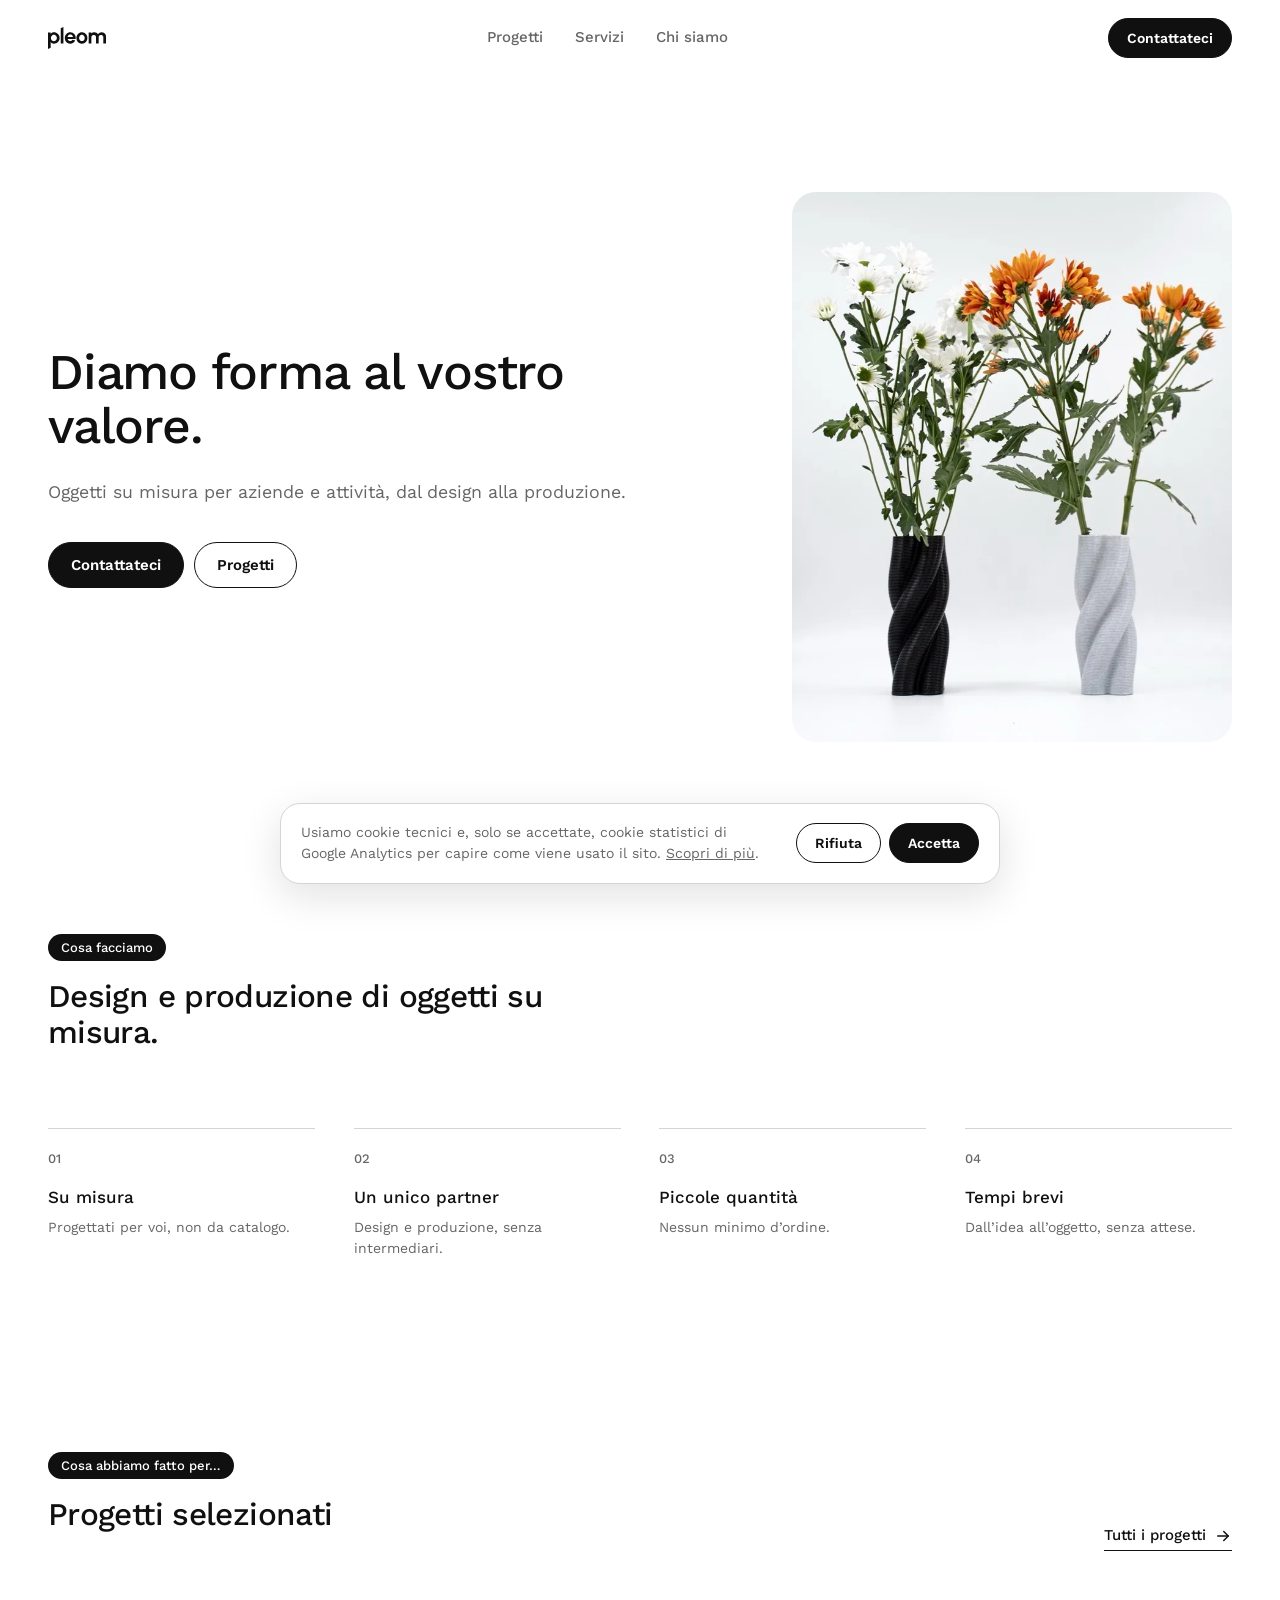
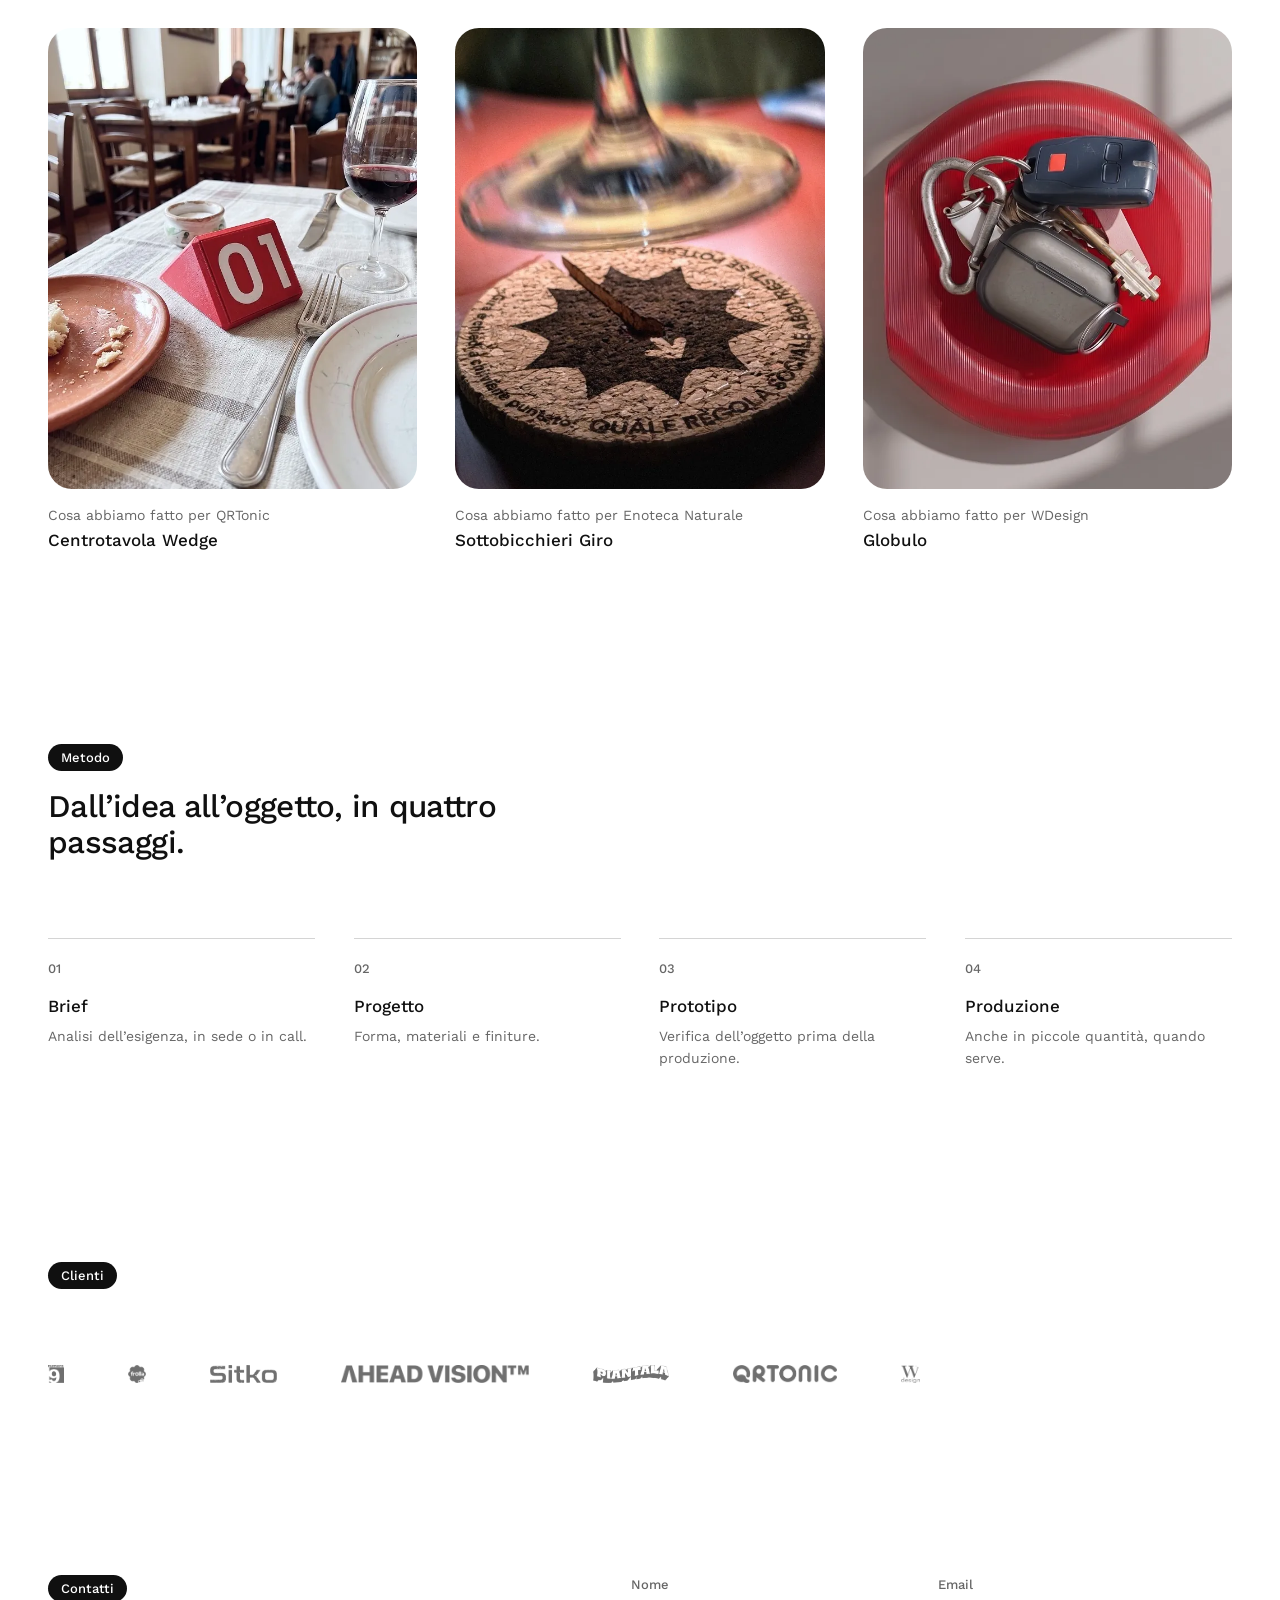
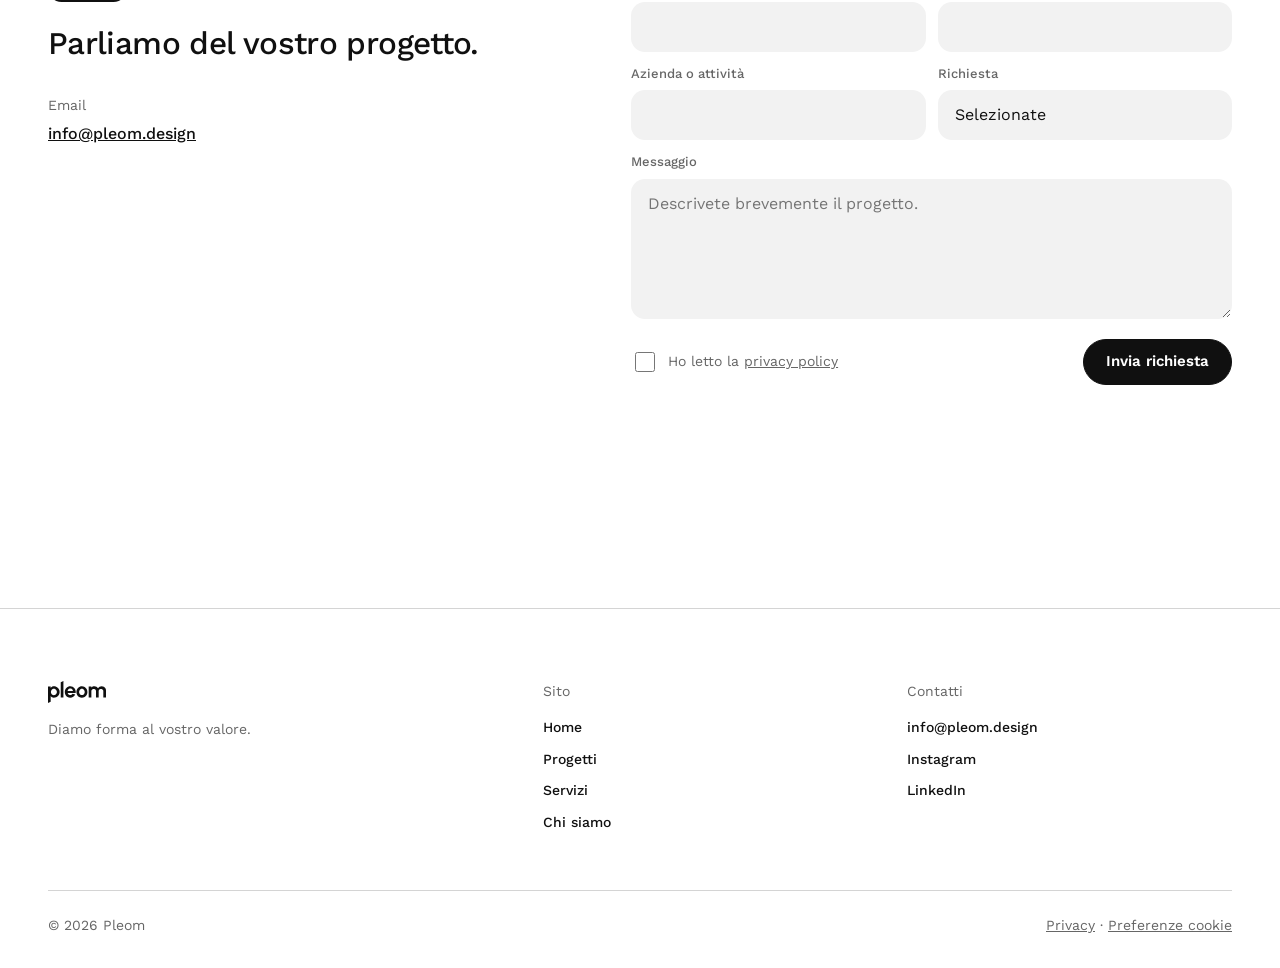
<file: index.html>
<!doctype html>
<html lang="it">
<head>
<meta charset="UTF-8">
<meta name="viewport" content="width=device-width, initial-scale=1.0">
<title>Pleom – Oggetti su misura per aziende e attività</title>
<meta name="description" content="Pleom progetta e produce oggetti su misura per aziende e attività, dal design alla produzione, anche in piccole quantità. Startup milanese di design e digital manufacturing.">
<link rel="icon" href="assets/img/logo.svg" type="image/svg+xml">
<link rel="canonical" href="https://www.pleom.design/">
<link rel="apple-touch-icon" href="assets/img/apple-touch-icon.png">
<meta property="og:type" content="website">
<meta property="og:site_name" content="Pleom">
<meta property="og:locale" content="it_IT">
<meta property="og:title" content="Pleom – Oggetti su misura per aziende e attività">
<meta property="og:description" content="Pleom progetta e produce oggetti su misura per aziende e attività, dal design alla produzione, anche in piccole quantità. Startup milanese di design e digital manufacturing.">
<meta property="og:url" content="https://www.pleom.design/">
<meta property="og:image" content="https://www.pleom.design/assets/img/og-image.jpg?v=2">
<meta property="og:image:width" content="1200">
<meta property="og:image:height" content="630">
<meta property="og:image:alt" content="Logo Pleom">
<meta name="twitter:card" content="summary_large_image">
<script type="application/ld+json">
{
 "@context": "https://schema.org",
 "@graph": [
  {
   "@type": "Organization",
   "@id": "https://www.pleom.design/#organization",
   "name": "Pleom",
   "url": "https://www.pleom.design/",
   "logo": "https://www.pleom.design/assets/img/logo-512.png",
   "image": "https://www.pleom.design/assets/img/og-image.jpg",
   "email": "info@pleom.design",
   "slogan": "Diamo forma al vostro valore.",
   "description": "Startup milanese di design e digital manufacturing: progettiamo e produciamo oggetti su misura per aziende e attività, anche in piccole quantità.",
   "sameAs": [
    "https://www.instagram.com/pleom.design/",
    "https://www.linkedin.com/company/pleom.design"
   ]
  },
  {
   "@type": "WebSite",
   "@id": "https://www.pleom.design/#website",
   "url": "https://www.pleom.design/",
   "name": "Pleom",
   "inLanguage": "it-IT",
   "publisher": {
    "@id": "https://www.pleom.design/#organization"
   }
  }
 ]
}
</script>
<link rel="preload" href="assets/fonts/work-sans-400.woff2" as="font" type="font/woff2" crossorigin>
<link rel="preload" href="assets/fonts/work-sans-500.woff2" as="font" type="font/woff2" crossorigin>
<link rel="stylesheet" href="assets/css/style.css?v=404">
</head>
<body>
<a class="skip-link" href="#main">Vai al contenuto</a>

<header class="site-header">
  <div class="container nav">
    <a href="./" class="nav-logo" aria-label="Pleom, torna alla home"><img src="assets/img/logo.svg" alt="Pleom" width="69" height="26"></a>
    <nav class="nav-links" aria-label="Principale">
      <a href="progetti">Progetti</a>
      <a href="servizi">Servizi</a>
      <a href="chi-siamo">Chi siamo</a>
    </nav>
    <div class="nav-actions">
      <a href="#contatti" class="btn btn-primary btn-sm">Contattateci</a>
      <button type="button" class="nav-toggle" data-menu-toggle aria-expanded="false" aria-controls="menu-mobile" aria-label="Apri menu">
        <svg viewBox="0 0 24 24" fill="none" stroke="currentColor" stroke-width="1.8" stroke-linecap="round" aria-hidden="true"><line x1="3" y1="7" x2="21" y2="7"/><line x1="3" y1="12" x2="21" y2="12"/><line x1="3" y1="17" x2="21" y2="17"/></svg>
      </button>
    </div>
  </div>
  <nav class="mobile-menu" id="menu-mobile" data-mobile-menu aria-label="Menu mobile" hidden>
    <a href="progetti">Progetti</a>
    <a href="servizi">Servizi</a>
    <a href="chi-siamo">Chi siamo</a>
    <a href="#contatti" class="btn btn-primary">Contattateci</a>
  </nav>
</header>

<main id="main">

  <section class="hero">
    <div class="container hero-grid">
      <div class="hero-copy" data-reveal>
        <h1>Diamo forma al vostro valore.</h1>
        <p class="lede">Oggetti su misura per aziende e attività, dal design alla produzione.</p>
        <div class="hero-actions">
          <a href="#contatti" class="btn btn-primary">Contattateci</a>
          <a href="progetti" class="btn btn-ghost">Progetti</a>
        </div>
      </div>
      <div class="photo photo--portrait hero-photo" data-reveal data-reveal-delay="1"><img src="assets/img/vasi-torsione.webp" width="720" height="960" fetchpriority="high" decoding="async" alt="Due vasi a torsione, uno nero e uno grigio, con fiori"></div>
    </div>
  </section>

  <section class="section" aria-labelledby="cosa-title">
    <div class="container">
      <div class="section-head" data-reveal>
        <span class="tag">Cosa facciamo</span>
        <h2 id="cosa-title">Design e produzione di oggetti su misura.</h2>
      </div>
      <ol class="proofs">
        <li data-reveal><span class="num">01</span><h3>Su misura</h3><p>Progettati per voi, non da catalogo.</p></li>
        <li data-reveal data-reveal-delay="1"><span class="num">02</span><h3>Un unico partner</h3><p>Design e produzione, senza intermediari.</p></li>
        <li data-reveal data-reveal-delay="2"><span class="num">03</span><h3>Piccole quantità</h3><p>Nessun minimo d’ordine.</p></li>
        <li data-reveal data-reveal-delay="3"><span class="num">04</span><h3>Tempi brevi</h3><p>Dall’idea all’oggetto, senza attese.</p></li>
      </ol>
    </div>
  </section>

  <section class="section" aria-labelledby="progetti-title">
    <div class="container">
      <div class="section-head section-head--split" data-reveal>
        <span class="tag">Cosa abbiamo fatto per…</span>
        <h2 id="progetti-title">Progetti selezionati</h2>
        <a href="progetti" class="link-arrow section-head-action">Tutti i progetti <svg viewBox="0 0 24 24" fill="none" stroke="currentColor" stroke-width="2" stroke-linecap="round" stroke-linejoin="round" aria-hidden="true"><line x1="5" y1="12" x2="19" y2="12"/><polyline points="13 6 19 12 13 18"/></svg></a>
      </div>
      <div class="projects">
      <article class="project" data-reveal data-reveal-delay="0">
        <div class="photo photo--portrait"><img src="assets/img/progetto-centrotavola-wedge.webp" width="658" height="877" loading="lazy" decoding="async" alt="Segnatavolo Wedge numerato su un tavolo apparecchiato del ristorante"></div>
        <div class="project-head">
          <span class="client">Cosa abbiamo fatto per QRTonic</span>
          <h3>Centrotavola Wedge</h3>
        </div>
        
        
      </article>
      <article class="project" data-reveal data-reveal-delay="1">
        <div class="photo photo--portrait"><img src="assets/img/progetto-sottobicchieri-giro.webp" width="720" height="960" loading="lazy" decoding="async" alt="Sottobicchiere Giro in sughero inciso, sotto un calice di vino"></div>
        <div class="project-head">
          <span class="client">Cosa abbiamo fatto per Enoteca Naturale</span>
          <h3>Sottobicchieri Giro</h3>
        </div>
        
        
      </article>
      <article class="project" data-reveal data-reveal-delay="2">
        <div class="photo photo--portrait"><img src="assets/img/progetto-globulo.webp" width="660" height="881" loading="lazy" decoding="async" alt="Svuotatasche Globulo rosso traslucido con chiavi e auricolari"></div>
        <div class="project-head">
          <span class="client">Cosa abbiamo fatto per WDesign</span>
          <h3>Globulo</h3>
        </div>
        
        
      </article>
      </div>
    </div>
  </section>

  <section class="section" aria-labelledby="come-title">
    <div class="container">
      <div class="section-head" data-reveal>
        <span class="tag">Metodo</span>
        <h2 id="come-title">Dall’idea all’oggetto, in quattro passaggi.</h2>
      </div>
        <ol class="steps">
          <li data-reveal><h3>Brief</h3><p>Analisi dell’esigenza, in sede o in call.</p></li>
          <li data-reveal data-reveal-delay="1"><h3>Progetto</h3><p>Forma, materiali e finiture.</p></li>
          <li data-reveal data-reveal-delay="2"><h3>Prototipo</h3><p>Verifica dell’oggetto prima della produzione.</p></li>
          <li data-reveal data-reveal-delay="3"><h3>Produzione</h3><p>Anche in piccole quantità, quando serve.</p></li>
        </ol>
    </div>
  </section>

  <section class="section" aria-labelledby="clienti-title">
    <div class="container">
      <div class="section-head" data-reveal>
        <span class="tag">Clienti</span>
        <h2 id="clienti-title" class="visually-hidden">Clienti</h2>
      </div>
      <ul class="clients" data-reveal><li><img src="assets/img/clienti/numero9.png" alt="Numero9" width="27" height="30" loading="lazy"></li><li><img src="assets/img/clienti/frolla.png" alt="Frolla" width="32" height="32" loading="lazy"></li><li><img src="assets/img/clienti/sitko.png" alt="Sitko" width="67" height="18" loading="lazy"></li><li><img src="assets/img/clienti/ahead-vision.png" alt="Ahead Vision" width="146" height="14" loading="lazy"></li><li><img src="assets/img/clienti/piantala.png" alt="Piantala" width="85" height="20" loading="lazy"></li><li><img src="assets/img/clienti/qrtonic.png" alt="QRTonic" width="81" height="14" loading="lazy"></li><li><img src="assets/img/clienti/wdesign.png" alt="WDesign" width="31" height="30" loading="lazy"></li></ul>
    </div>
  </section>

  <section class="section" id="contatti" aria-labelledby="contatti-title">
    <div class="container contact">
      <div class="contact-copy" data-reveal>
        <span class="tag">Contatti</span>
        <h2 id="contatti-title">Parliamo del vostro progetto.</h2>
        <div class="direct">
          <span>Email</span>
          <a href="mailto:info@pleom.design">info@pleom.design</a>
        </div>
      </div>
      <form class="form" data-inquiry-form data-endpoint="" data-mailto="info@pleom.design" aria-label="Richiesta di informazioni" data-reveal data-reveal-delay="1">
        <div class="form-row">
          <div class="field"><label for="f-nome">Nome</label><input id="f-nome" type="text" name="nome" autocomplete="name" required></div>
          <div class="field"><label for="f-email">Email</label><input id="f-email" type="email" name="email" autocomplete="email" required></div>
        </div>
        <div class="form-row">
          <div class="field"><label for="f-azienda">Azienda o attività</label><input id="f-azienda" type="text" name="azienda" autocomplete="organization"></div>
          <div class="field"><label for="f-tipo">Richiesta</label>
            <select id="f-tipo" name="tipo" required>
              <option value="" disabled selected>Selezionate</option>
              <option>Preventivo</option>
              <option>Oggetto su misura</option>
              <option>Informazioni</option>
              <option>Collaborazione</option>
            </select>
          </div>
        </div>
        <div class="field"><label for="f-msg">Messaggio</label><textarea id="f-msg" name="messaggio" rows="4" placeholder="Descrivete brevemente il progetto." required></textarea></div>
        <input type="text" name="_gotcha" class="form-hp" tabindex="-1" autocomplete="off" aria-hidden="true">
        <div class="form-actions">
          <label class="form-check"><input type="checkbox" name="privacy" required><span>Ho letto la <a href="privacy" target="_blank" rel="noopener">privacy policy</a></span></label>
          <button type="submit" class="btn btn-primary">Invia richiesta</button>
        </div>
        <p class="form-status" role="status" aria-live="polite"></p>
      </form>
    </div>
  </section>

</main>

<footer class="site-footer">
  <div class="container">
    <div class="footer-grid">
      <div class="footer-brand">
        <img src="assets/img/logo.svg" alt="Pleom" width="74" height="28">
        <p>Diamo forma al vostro valore.</p>
      </div>
      <div class="footer-col">
        <span class="h">Sito</span>
        <a href="./">Home</a>
        <a href="progetti">Progetti</a>
        <a href="servizi">Servizi</a>
        <a href="chi-siamo">Chi siamo</a>
      </div>
      <div class="footer-col">
        <span class="h">Contatti</span>
        <a href="mailto:info@pleom.design">info@pleom.design</a>
        <a href="https://www.instagram.com/pleom.design/" target="_blank" rel="noopener">Instagram</a>
        <a href="https://www.linkedin.com/company/pleom.design" target="_blank" rel="noopener">LinkedIn</a>
      </div>
    </div>
    <div class="footer-bottom">
      <span>© 2026 Pleom</span>
      <span><a href="privacy">Privacy</a> · <a href="privacy#cookie" data-cookie-settings>Preferenze cookie</a></span>
    </div>
  </div>
</footer>

<div class="cookie-banner" data-cookie-banner role="region" aria-label="Preferenze cookie" hidden>
  <div class="cookie-banner-inner">
    <p>Usiamo cookie tecnici e, solo se accettate, cookie statistici di Google Analytics per capire come viene usato il sito. <a href="privacy#cookie">Scopri di più</a>.</p>
    <div class="cookie-banner-actions">
      <button type="button" class="btn btn-ghost btn-sm" data-cookie-reject>Rifiuta</button>
      <button type="button" class="btn btn-primary btn-sm" data-cookie-accept>Accetta</button>
    </div>
  </div>
</div>

<script src="assets/js/main.js?v=42"></script>
</body>
</html>
</file>
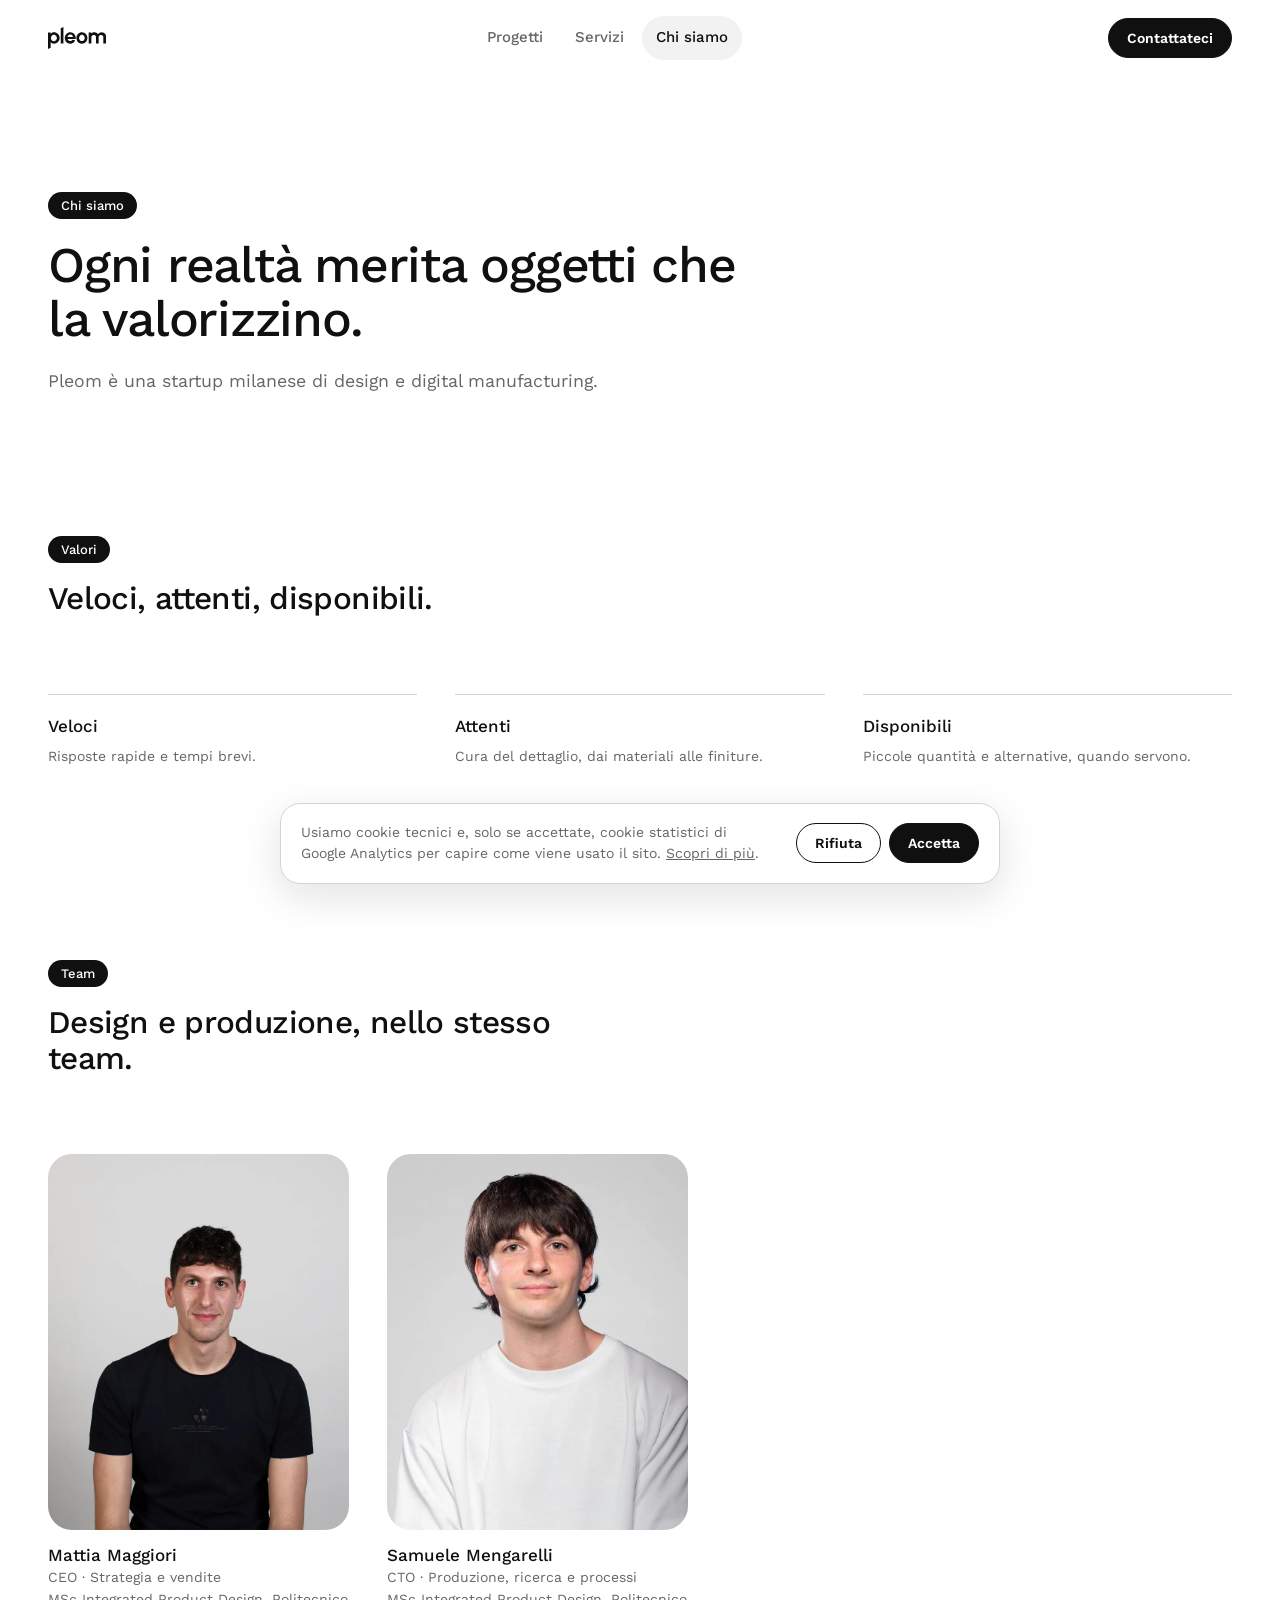
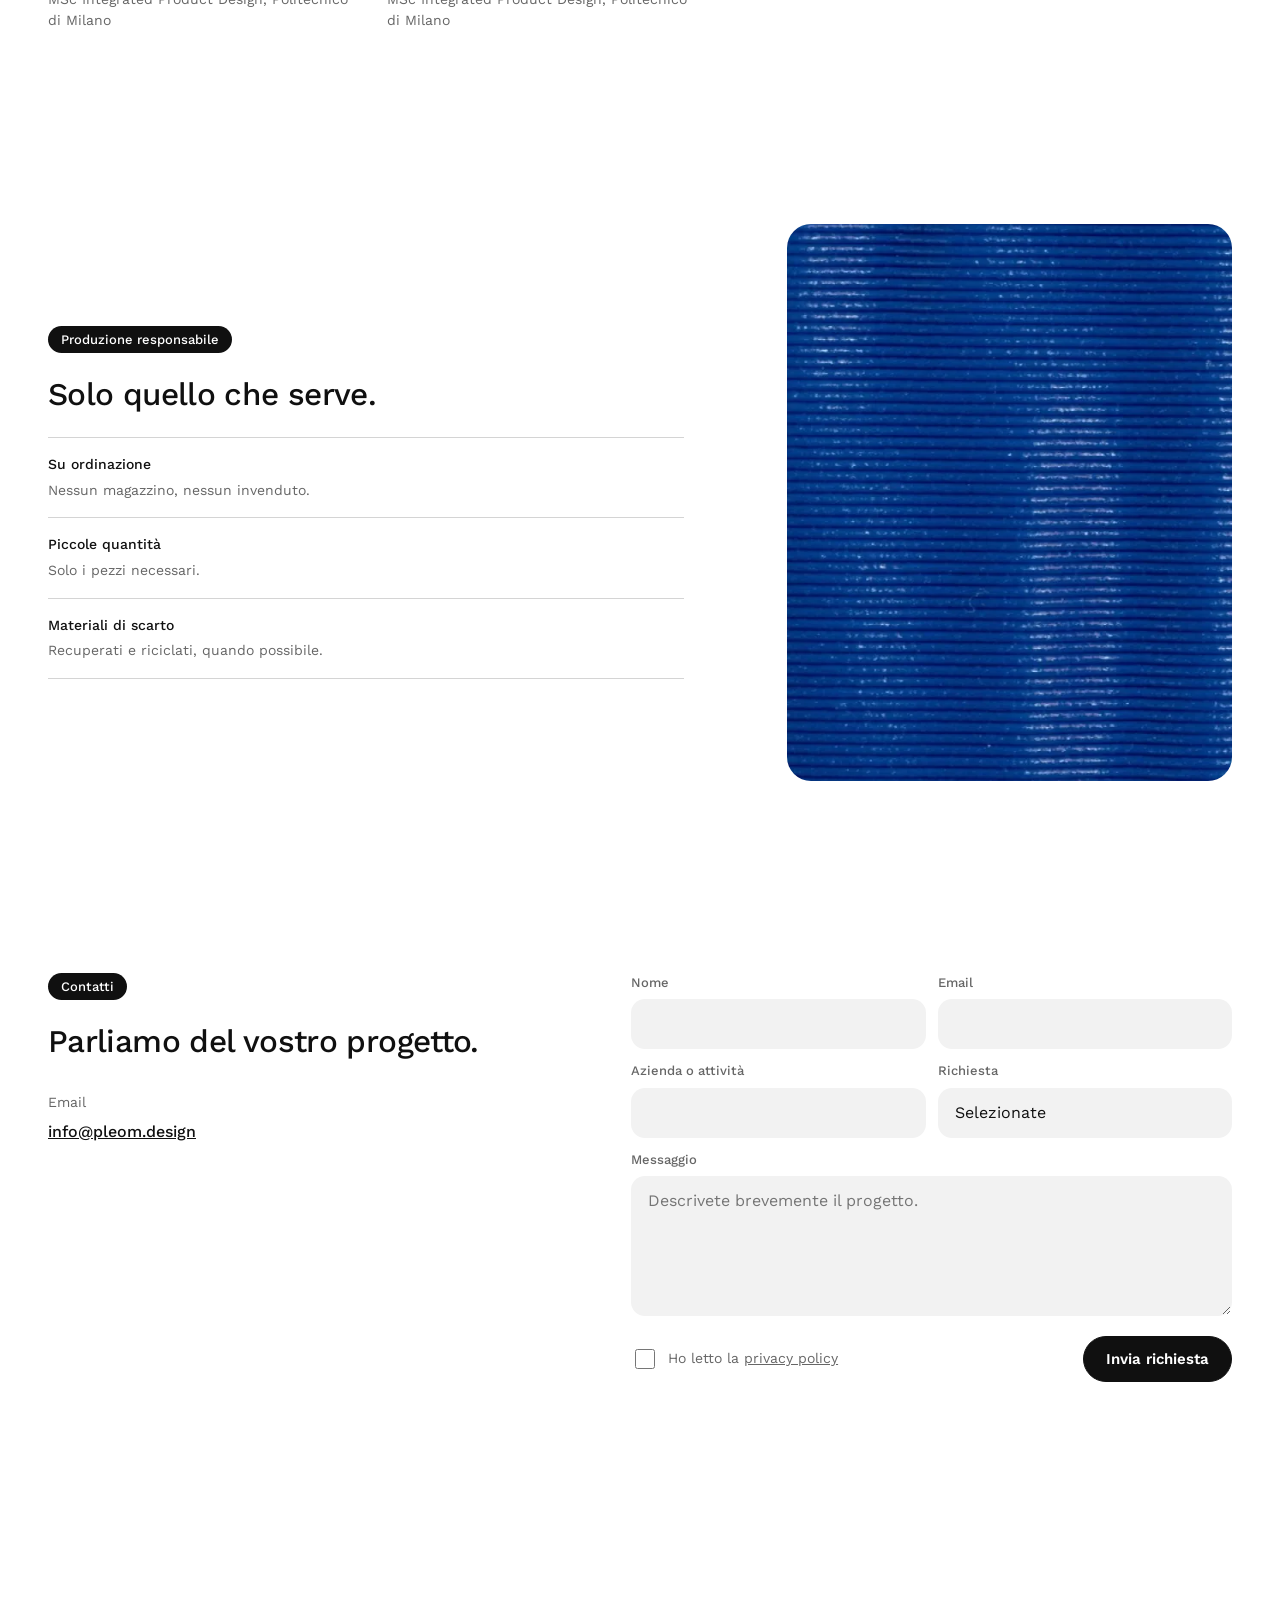
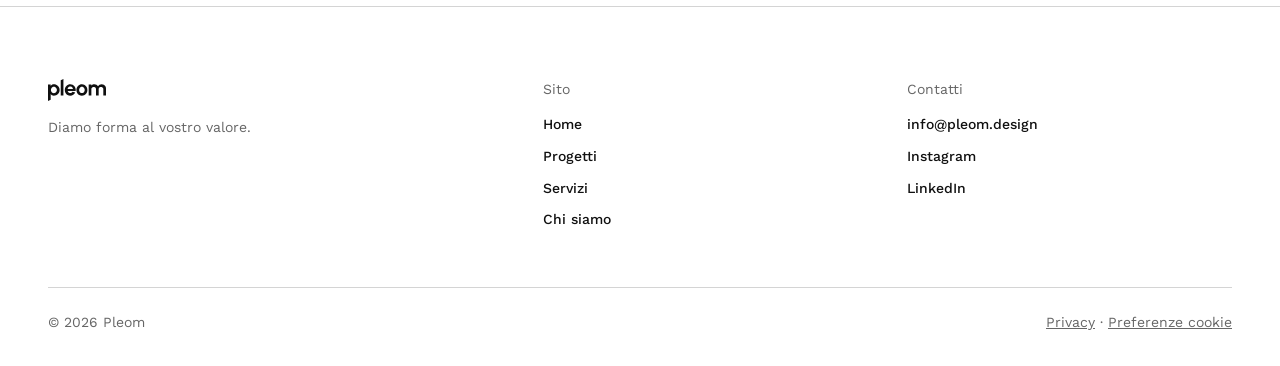
<file: chi-siamo.html>
<!doctype html>
<html lang="it">
<head>
<meta charset="UTF-8">
<meta name="viewport" content="width=device-width, initial-scale=1.0">
<title>Chi siamo – Pleom</title>
<meta name="description" content="Pleom è una startup milanese di design e digital manufacturing: progettiamo e produciamo oggetti su misura perché ogni realtà merita oggetti che la valorizzino.">
<link rel="icon" href="assets/img/logo.svg" type="image/svg+xml">
<link rel="canonical" href="https://www.pleom.design/chi-siamo">
<link rel="apple-touch-icon" href="assets/img/apple-touch-icon.png">
<meta property="og:type" content="website">
<meta property="og:site_name" content="Pleom">
<meta property="og:locale" content="it_IT">
<meta property="og:title" content="Chi siamo – Pleom">
<meta property="og:description" content="Pleom è una startup milanese di design e digital manufacturing: progettiamo e produciamo oggetti su misura perché ogni realtà merita oggetti che la valorizzino.">
<meta property="og:url" content="https://www.pleom.design/chi-siamo">
<meta property="og:image" content="https://www.pleom.design/assets/img/og-image.jpg?v=2">
<meta property="og:image:width" content="1200">
<meta property="og:image:height" content="630">
<meta property="og:image:alt" content="Logo Pleom">
<meta name="twitter:card" content="summary_large_image">
<link rel="preload" href="assets/fonts/work-sans-400.woff2" as="font" type="font/woff2" crossorigin>
<link rel="preload" href="assets/fonts/work-sans-500.woff2" as="font" type="font/woff2" crossorigin>
<link rel="stylesheet" href="assets/css/style.css?v=404">
</head>
<body>
<a class="skip-link" href="#main">Vai al contenuto</a>

<header class="site-header">
  <div class="container nav">
    <a href="./" class="nav-logo" aria-label="Pleom, torna alla home"><img src="assets/img/logo.svg" alt="Pleom" width="69" height="26"></a>
    <nav class="nav-links" aria-label="Principale">
      <a href="progetti">Progetti</a>
      <a href="servizi">Servizi</a>
      <a href="chi-siamo" aria-current="page">Chi siamo</a>
    </nav>
    <div class="nav-actions">
      <a href="#contatti" class="btn btn-primary btn-sm">Contattateci</a>
      <button type="button" class="nav-toggle" data-menu-toggle aria-expanded="false" aria-controls="menu-mobile" aria-label="Apri menu">
        <svg viewBox="0 0 24 24" fill="none" stroke="currentColor" stroke-width="1.8" stroke-linecap="round" aria-hidden="true"><line x1="3" y1="7" x2="21" y2="7"/><line x1="3" y1="12" x2="21" y2="12"/><line x1="3" y1="17" x2="21" y2="17"/></svg>
      </button>
    </div>
  </div>
  <nav class="mobile-menu" id="menu-mobile" data-mobile-menu aria-label="Menu mobile" hidden>
    <a href="progetti">Progetti</a>
    <a href="servizi">Servizi</a>
    <a href="chi-siamo" aria-current="page">Chi siamo</a>
    <a href="#contatti" class="btn btn-primary">Contattateci</a>
  </nav>
</header>

<main id="main">
  <section class="page-hero">
    <div class="container" data-reveal>
      <span class="tag">Chi siamo</span>
      <h1>Ogni realtà merita oggetti che la valorizzino.</h1>
      <p class="lede">Pleom è una startup milanese di design e digital manufacturing.</p>
    </div>
  </section>

  <section class="section" aria-labelledby="valori-title">
    <div class="container">
      <div class="section-head" data-reveal>
        <span class="tag">Valori</span>
        <h2 id="valori-title">Veloci, attenti, disponibili.</h2>
      </div>
      <ul class="values">
        <li class="value" data-reveal><h3>Veloci</h3><p>Risposte rapide e tempi brevi.</p></li>
        <li class="value" data-reveal data-reveal-delay="1"><h3>Attenti</h3><p>Cura del dettaglio, dai materiali alle finiture.</p></li>
        <li class="value" data-reveal data-reveal-delay="2"><h3>Disponibili</h3><p>Piccole quantità e alternative, quando servono.</p></li>
      </ul>
    </div>
  </section>

  <section class="section" aria-labelledby="team-title">
    <div class="container">
      <div class="section-head" data-reveal>
        <span class="tag">Team</span>
        <h2 id="team-title">Design e produzione, nello stesso team.</h2>
      </div>
      <div class="team">
        <article class="person" data-reveal>
          <div class="photo photo--portrait"><img src="assets/img/team/mattia-maggiori.webp" width="800" height="1000" loading="lazy" decoding="async" alt="Ritratto di Mattia Maggiori"></div>
          <div><h3>Mattia Maggiori</h3><p class="role">CEO · Strategia e vendite<br>MSc Integrated Product Design, Politecnico di Milano</p></div>
        </article>
        <article class="person" data-reveal data-reveal-delay="1">
          <div class="photo photo--portrait"><img src="assets/img/team/samuele-mengarelli.webp" width="800" height="1000" loading="lazy" decoding="async" alt="Ritratto di Samuele Mengarelli"></div>
          <div><h3>Samuele Mengarelli</h3><p class="role">CTO · Produzione, ricerca e processi<br>MSc Integrated Product Design, Politecnico di Milano</p></div>
        </article>
      </div>
    </div>
  </section>

  <section class="section" aria-labelledby="resp-title">
    <div class="container split">
      <div class="copy" data-reveal>
        <span class="tag">Produzione responsabile</span>
        <h2 id="resp-title">Solo quello che serve.</h2>
        <ul class="facts">
          <li><strong>Su ordinazione</strong><span>Nessun magazzino, nessun invenduto.</span></li>
          <li><strong>Piccole quantità</strong><span>Solo i pezzi necessari.</span></li>
          <li><strong>Materiali di scarto</strong><span>Recuperati e riciclati, quando possibile.</span></li>
        </ul>
      </div>
      <div class="photo photo--portrait" data-reveal data-reveal-delay="1"><img src="assets/img/texture-stampa.webp" width="519" height="693" loading="lazy" decoding="async" alt="Primo piano degli strati di una stampa 3D blu"></div>
    </div>
  </section>

  <section class="section" id="contatti" aria-labelledby="contatti-title">
    <div class="container contact">
      <div class="contact-copy" data-reveal>
        <span class="tag">Contatti</span>
        <h2 id="contatti-title">Parliamo del vostro progetto.</h2>
        <div class="direct">
          <span>Email</span>
          <a href="mailto:info@pleom.design">info@pleom.design</a>
        </div>
      </div>
      <form class="form" data-inquiry-form data-endpoint="" data-mailto="info@pleom.design" aria-label="Richiesta di informazioni" data-reveal data-reveal-delay="1">
        <div class="form-row">
          <div class="field"><label for="f-nome">Nome</label><input id="f-nome" type="text" name="nome" autocomplete="name" required></div>
          <div class="field"><label for="f-email">Email</label><input id="f-email" type="email" name="email" autocomplete="email" required></div>
        </div>
        <div class="form-row">
          <div class="field"><label for="f-azienda">Azienda o attività</label><input id="f-azienda" type="text" name="azienda" autocomplete="organization"></div>
          <div class="field"><label for="f-tipo">Richiesta</label>
            <select id="f-tipo" name="tipo" required>
              <option value="" disabled selected>Selezionate</option>
              <option>Preventivo</option>
              <option>Oggetto su misura</option>
              <option>Informazioni</option>
              <option>Collaborazione</option>
            </select>
          </div>
        </div>
        <div class="field"><label for="f-msg">Messaggio</label><textarea id="f-msg" name="messaggio" rows="4" placeholder="Descrivete brevemente il progetto." required></textarea></div>
        <input type="text" name="_gotcha" class="form-hp" tabindex="-1" autocomplete="off" aria-hidden="true">
        <div class="form-actions">
          <label class="form-check"><input type="checkbox" name="privacy" required><span>Ho letto la <a href="privacy" target="_blank" rel="noopener">privacy policy</a></span></label>
          <button type="submit" class="btn btn-primary">Invia richiesta</button>
        </div>
        <p class="form-status" role="status" aria-live="polite"></p>
      </form>
    </div>
  </section>

</main>

<footer class="site-footer">
  <div class="container">
    <div class="footer-grid">
      <div class="footer-brand">
        <img src="assets/img/logo.svg" alt="Pleom" width="74" height="28">
        <p>Diamo forma al vostro valore.</p>
      </div>
      <div class="footer-col">
        <span class="h">Sito</span>
        <a href="./">Home</a>
        <a href="progetti">Progetti</a>
        <a href="servizi">Servizi</a>
        <a href="chi-siamo">Chi siamo</a>
      </div>
      <div class="footer-col">
        <span class="h">Contatti</span>
        <a href="mailto:info@pleom.design">info@pleom.design</a>
        <a href="https://www.instagram.com/pleom.design/" target="_blank" rel="noopener">Instagram</a>
        <a href="https://www.linkedin.com/company/pleom.design" target="_blank" rel="noopener">LinkedIn</a>
      </div>
    </div>
    <div class="footer-bottom">
      <span>© 2026 Pleom</span>
      <span><a href="privacy">Privacy</a> · <a href="privacy#cookie" data-cookie-settings>Preferenze cookie</a></span>
    </div>
  </div>
</footer>

<div class="cookie-banner" data-cookie-banner role="region" aria-label="Preferenze cookie" hidden>
  <div class="cookie-banner-inner">
    <p>Usiamo cookie tecnici e, solo se accettate, cookie statistici di Google Analytics per capire come viene usato il sito. <a href="privacy#cookie">Scopri di più</a>.</p>
    <div class="cookie-banner-actions">
      <button type="button" class="btn btn-ghost btn-sm" data-cookie-reject>Rifiuta</button>
      <button type="button" class="btn btn-primary btn-sm" data-cookie-accept>Accetta</button>
    </div>
  </div>
</div>

<script src="assets/js/main.js?v=42"></script>
</body>
</html>
</file>
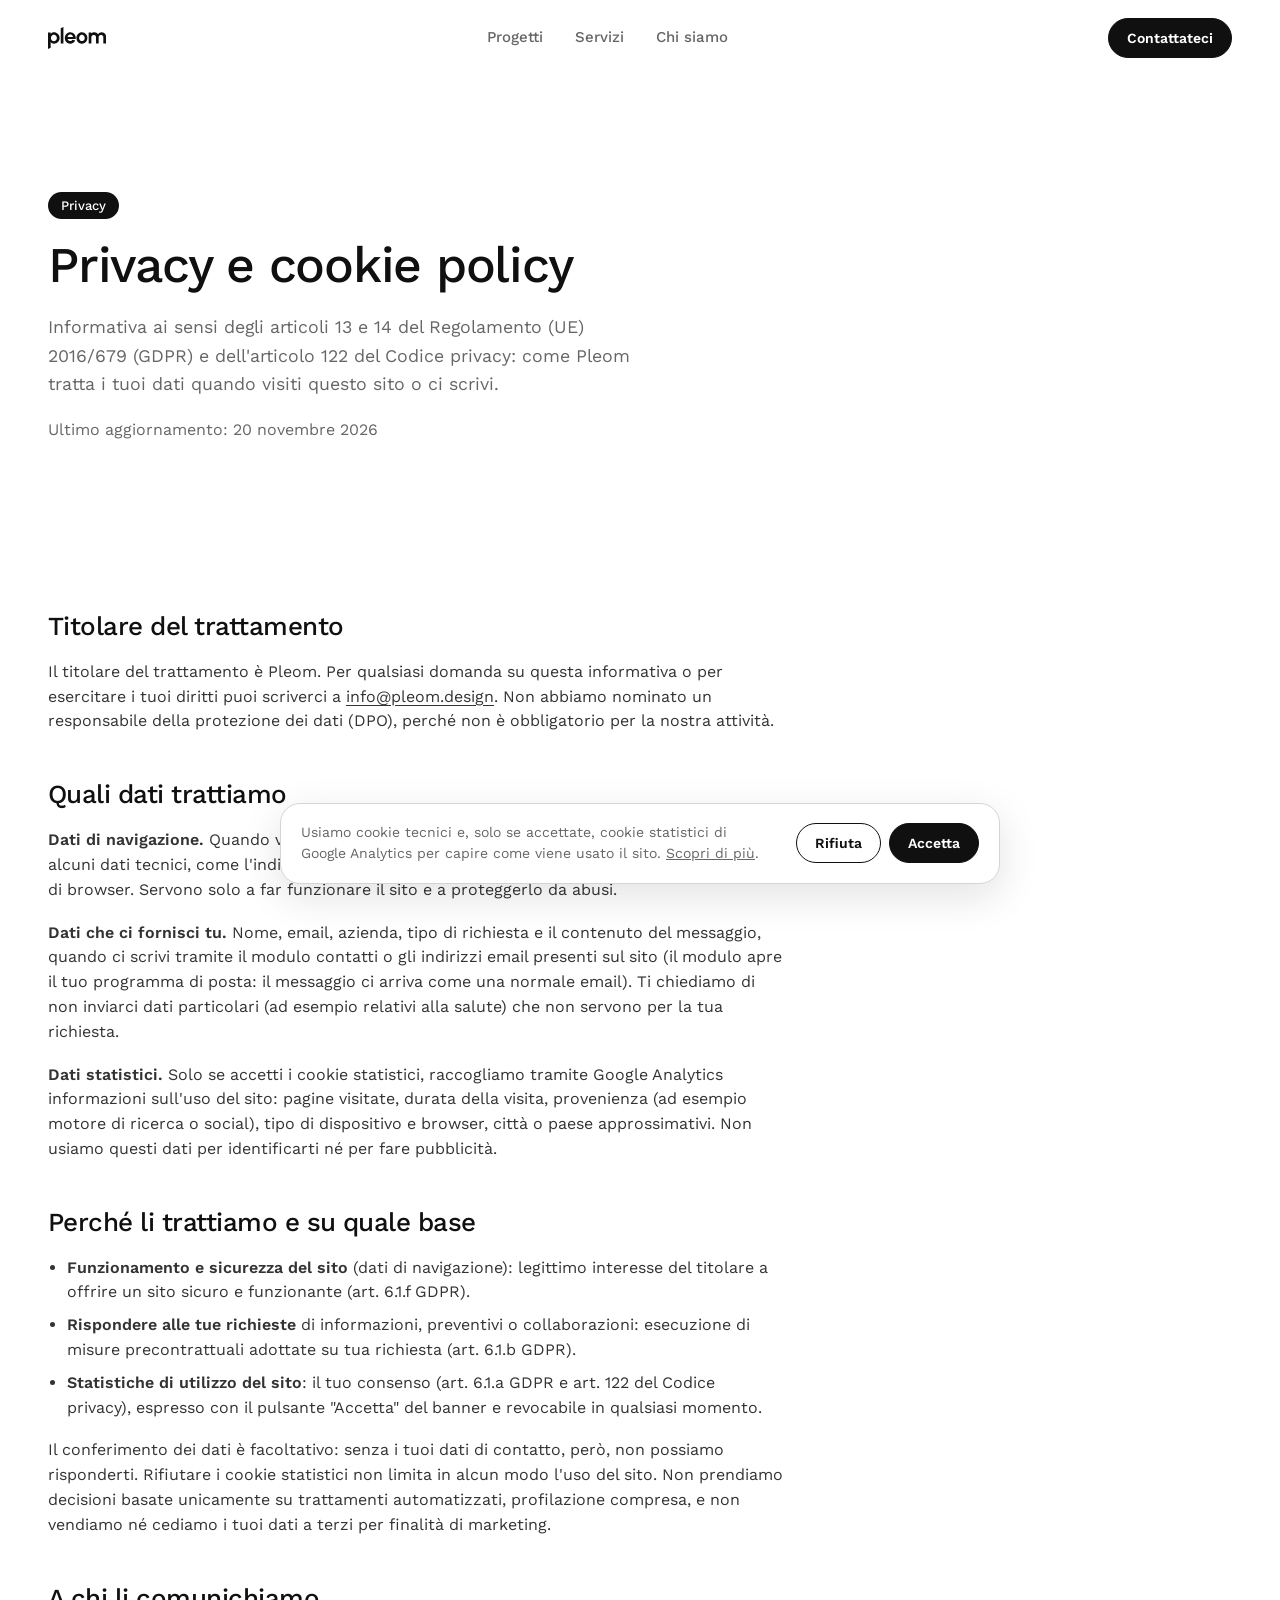
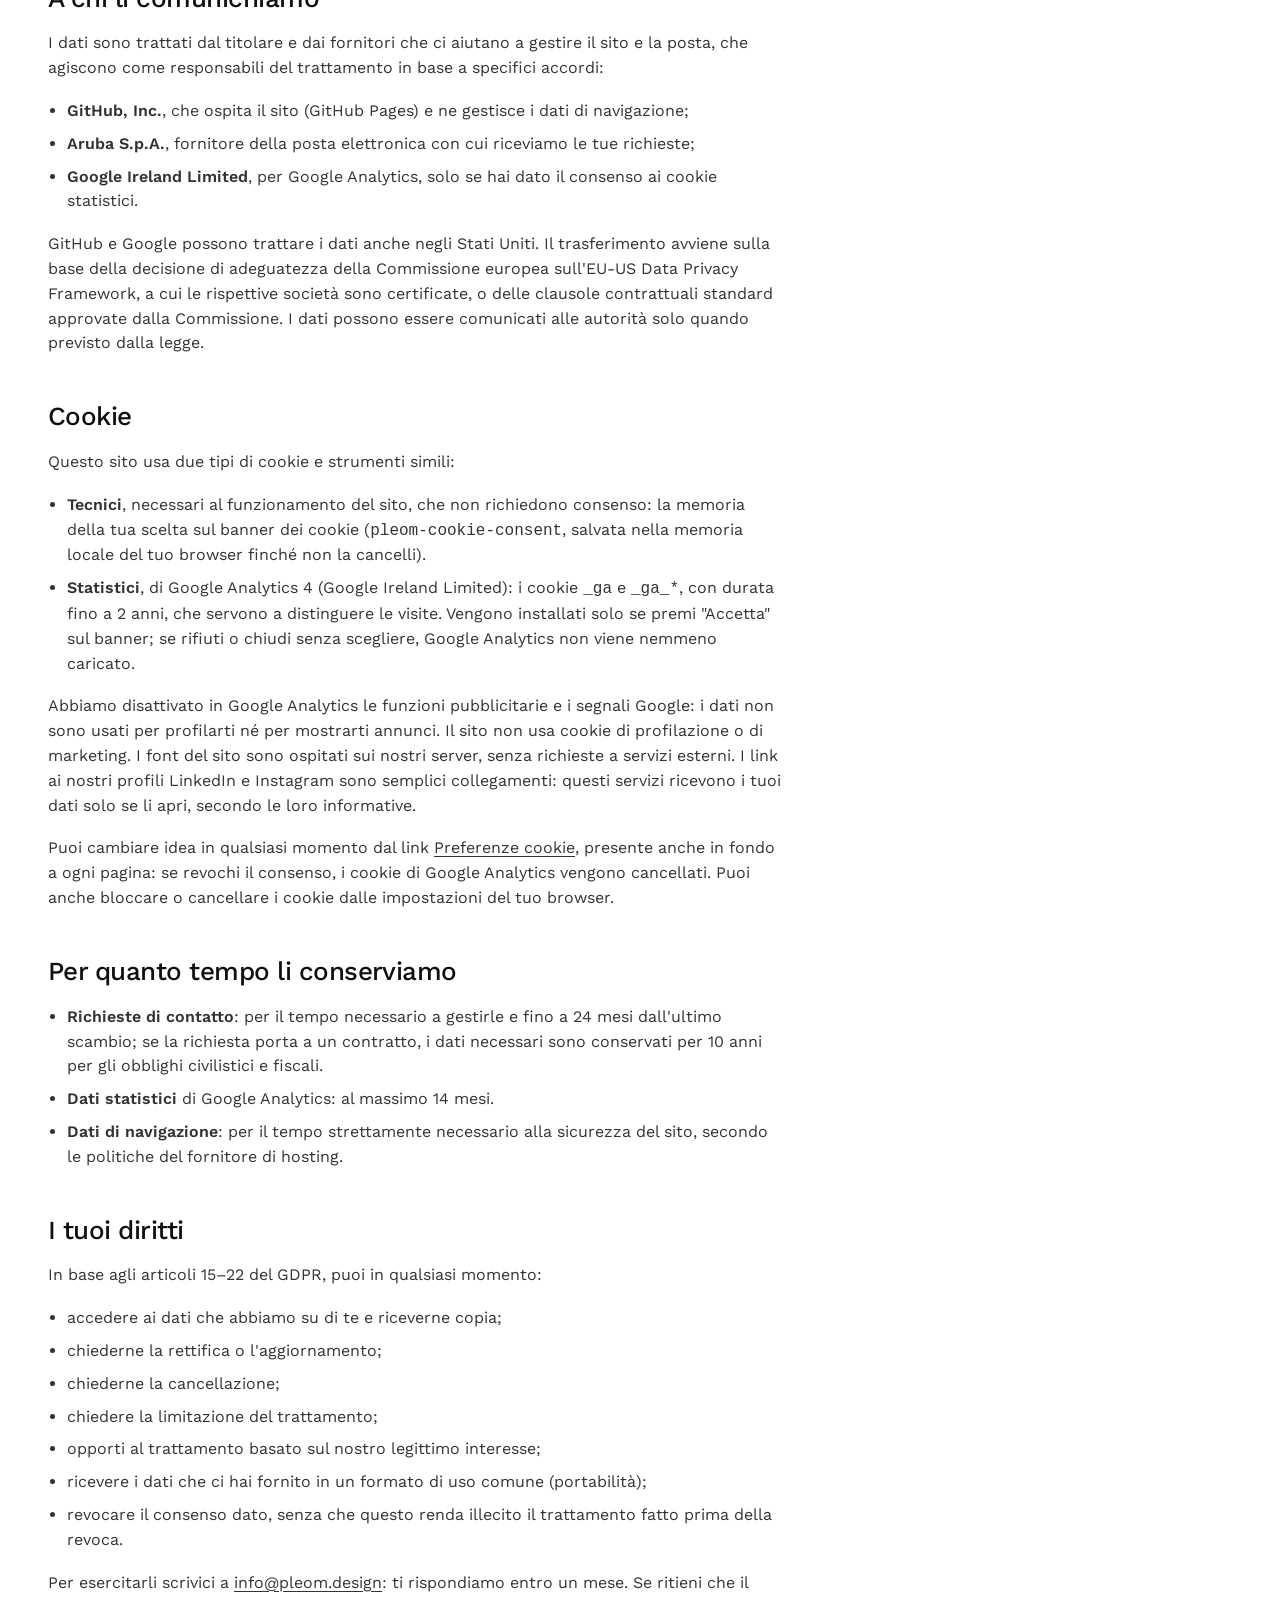
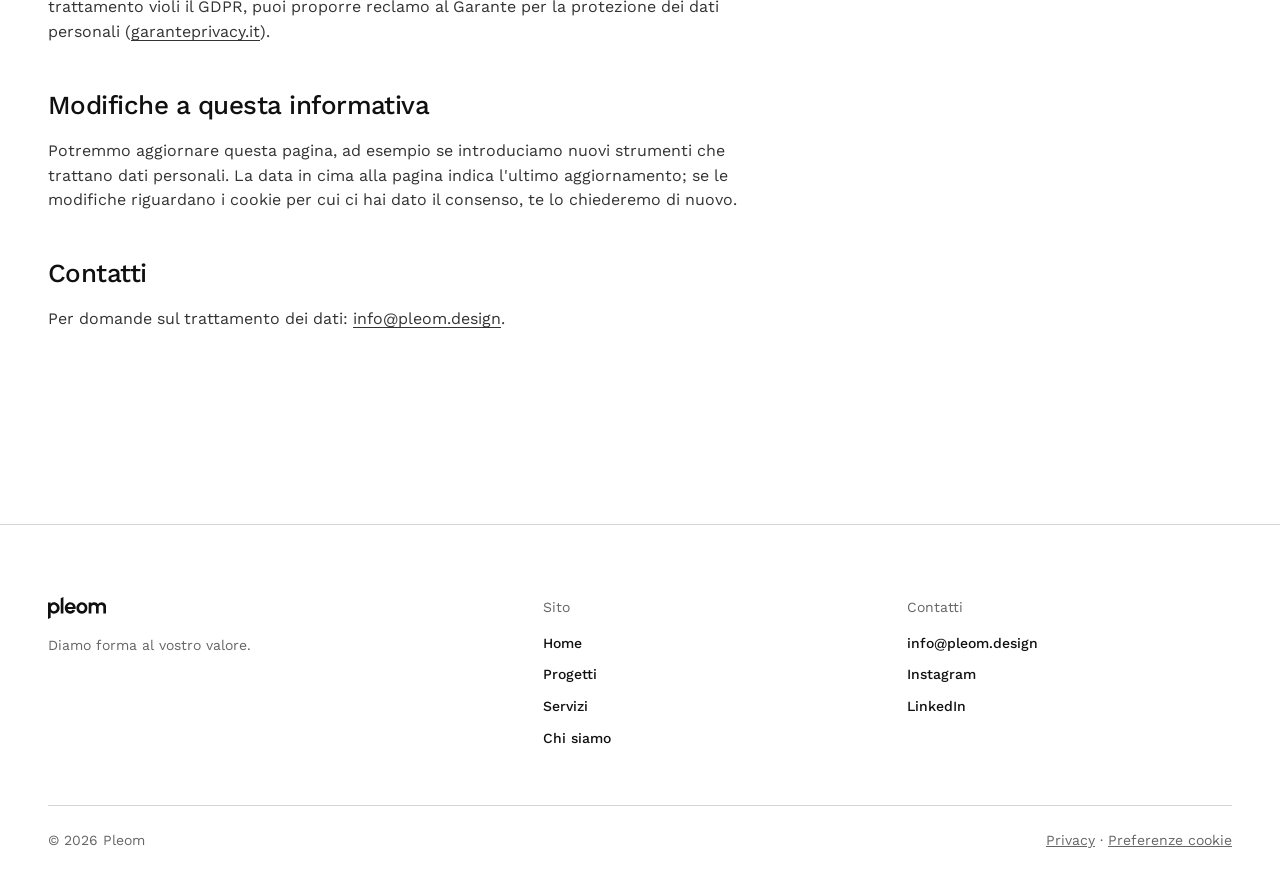
<file: privacy.html>
<!doctype html>
<html lang="it">
<head>
<meta charset="UTF-8">
<meta name="viewport" content="width=device-width, initial-scale=1.0">
<title>Privacy e cookie policy – Pleom</title>
<meta name="description" content="Privacy e cookie policy di Pleom: quali dati trattiamo, perché, con quali cookie e quali diritti hai ai sensi del GDPR.">
<meta name="robots" content="noindex">
<link rel="icon" href="assets/img/logo.svg" type="image/svg+xml">
<link rel="canonical" href="https://www.pleom.design/privacy">
<link rel="apple-touch-icon" href="assets/img/apple-touch-icon.png">
<meta property="og:type" content="website">
<meta property="og:site_name" content="Pleom">
<meta property="og:locale" content="it_IT">
<meta property="og:title" content="Privacy e cookie policy – Pleom">
<meta property="og:description" content="Privacy e cookie policy di Pleom: quali dati trattiamo, perché, con quali cookie e quali diritti hai ai sensi del GDPR.">
<meta property="og:url" content="https://www.pleom.design/privacy">
<meta property="og:image" content="https://www.pleom.design/assets/img/og-image.jpg?v=2">
<meta property="og:image:width" content="1200">
<meta property="og:image:height" content="630">
<meta property="og:image:alt" content="Logo Pleom">
<meta name="twitter:card" content="summary_large_image">
<link rel="preload" href="assets/fonts/work-sans-400.woff2" as="font" type="font/woff2" crossorigin>
<link rel="preload" href="assets/fonts/work-sans-500.woff2" as="font" type="font/woff2" crossorigin>
<link rel="stylesheet" href="assets/css/style.css?v=404">
</head>
<body>
<a class="skip-link" href="#main">Vai al contenuto</a>

<header class="site-header">
  <div class="container nav">
    <a href="./" class="nav-logo" aria-label="Pleom, torna alla home"><img src="assets/img/logo.svg" alt="Pleom" width="69" height="26"></a>
    <nav class="nav-links" aria-label="Principale">
      <a href="progetti">Progetti</a>
      <a href="servizi">Servizi</a>
      <a href="chi-siamo">Chi siamo</a>
    </nav>
    <div class="nav-actions">
      <a href="./#contatti" class="btn btn-primary btn-sm">Contattateci</a>
      <button type="button" class="nav-toggle" data-menu-toggle aria-expanded="false" aria-controls="menu-mobile" aria-label="Apri menu">
        <svg viewBox="0 0 24 24" fill="none" stroke="currentColor" stroke-width="1.8" stroke-linecap="round" aria-hidden="true"><line x1="3" y1="7" x2="21" y2="7"/><line x1="3" y1="12" x2="21" y2="12"/><line x1="3" y1="17" x2="21" y2="17"/></svg>
      </button>
    </div>
  </div>
  <nav class="mobile-menu" id="menu-mobile" data-mobile-menu aria-label="Menu mobile" hidden>
    <a href="progetti">Progetti</a>
    <a href="servizi">Servizi</a>
    <a href="chi-siamo">Chi siamo</a>
    <a href="./#contatti" class="btn btn-primary">Contattateci</a>
  </nav>
</header>

<main id="main">
  <section class="page-hero">
    <div class="container">
      <span class="tag">Privacy</span>
      <h1>Privacy e cookie policy</h1>
      <p class="lede">Informativa ai sensi degli articoli 13 e 14 del Regolamento (UE) 2016/679 (GDPR) e dell'articolo 122 del Codice privacy: come Pleom tratta i tuoi dati quando visiti questo sito o ci scrivi.</p>
      <p class="muted">Ultimo aggiornamento: 20 novembre 2026</p>
    </div>
  </section>
  <section class="section">
    <div class="container">
      <div class="prose">
      <h2>Titolare del trattamento</h2>
      <p>Il titolare del trattamento è Pleom. Per qualsiasi domanda su questa informativa o per esercitare i tuoi diritti puoi scriverci a <a href="mailto:info@pleom.design">info@pleom.design</a>. Non abbiamo nominato un responsabile della protezione dei dati (DPO), perché non è obbligatorio per la nostra attività.</p>
      <h2>Quali dati trattiamo</h2>
      <p><strong>Dati di navigazione.</strong> Quando visiti il sito, i server che lo ospitano registrano automaticamente alcuni dati tecnici, come l'indirizzo IP, la data e l'ora della richiesta, la pagina richiesta e il tipo di browser. Servono solo a far funzionare il sito e a proteggerlo da abusi.</p>
      <p><strong>Dati che ci fornisci tu.</strong> Nome, email, azienda, tipo di richiesta e il contenuto del messaggio, quando ci scrivi tramite il modulo contatti o gli indirizzi email presenti sul sito (il modulo apre il tuo programma di posta: il messaggio ci arriva come una normale email). Ti chiediamo di non inviarci dati particolari (ad esempio relativi alla salute) che non servono per la tua richiesta.</p>
      <p><strong>Dati statistici.</strong> Solo se accetti i cookie statistici, raccogliamo tramite Google Analytics informazioni sull'uso del sito: pagine visitate, durata della visita, provenienza (ad esempio motore di ricerca o social), tipo di dispositivo e browser, città o paese approssimativi. Non usiamo questi dati per identificarti né per fare pubblicità.</p>
      <h2>Perché li trattiamo e su quale base</h2>
      <ul>
      <li><strong>Funzionamento e sicurezza del sito</strong> (dati di navigazione): legittimo interesse del titolare a offrire un sito sicuro e funzionante (art. 6.1.f GDPR).</li>
      <li><strong>Rispondere alle tue richieste</strong> di informazioni, preventivi o collaborazioni: esecuzione di misure precontrattuali adottate su tua richiesta (art. 6.1.b GDPR).</li>
      <li><strong>Statistiche di utilizzo del sito</strong>: il tuo consenso (art. 6.1.a GDPR e art. 122 del Codice privacy), espresso con il pulsante "Accetta" del banner e revocabile in qualsiasi momento.</li>
      </ul>
      <p>Il conferimento dei dati è facoltativo: senza i tuoi dati di contatto, però, non possiamo risponderti. Rifiutare i cookie statistici non limita in alcun modo l'uso del sito. Non prendiamo decisioni basate unicamente su trattamenti automatizzati, profilazione compresa, e non vendiamo né cediamo i tuoi dati a terzi per finalità di marketing.</p>
      <h2>A chi li comunichiamo</h2>
      <p>I dati sono trattati dal titolare e dai fornitori che ci aiutano a gestire il sito e la posta, che agiscono come responsabili del trattamento in base a specifici accordi:</p>
      <ul>
      <li><strong>GitHub, Inc.</strong>, che ospita il sito (GitHub Pages) e ne gestisce i dati di navigazione;</li>
      <li><strong>Aruba S.p.A.</strong>, fornitore della posta elettronica con cui riceviamo le tue richieste;</li>
      <li><strong>Google Ireland Limited</strong>, per Google Analytics, solo se hai dato il consenso ai cookie statistici.</li>
      </ul>
      <p>GitHub e Google possono trattare i dati anche negli Stati Uniti. Il trasferimento avviene sulla base della decisione di adeguatezza della Commissione europea sull'EU-US Data Privacy Framework, a cui le rispettive società sono certificate, o delle clausole contrattuali standard approvate dalla Commissione. I dati possono essere comunicati alle autorità solo quando previsto dalla legge.</p>
      <h2 id="cookie">Cookie</h2>
      <p>Questo sito usa due tipi di cookie e strumenti simili:</p>
      <ul>
      <li><strong>Tecnici</strong>, necessari al funzionamento del sito, che non richiedono consenso: la memoria della tua scelta sul banner dei cookie (<code>pleom-cookie-consent</code>, salvata nella memoria locale del tuo browser finché non la cancelli).</li>
      <li><strong>Statistici</strong>, di Google Analytics 4 (Google Ireland Limited): i cookie <code>_ga</code> e <code>_ga_*</code>, con durata fino a 2 anni, che servono a distinguere le visite. Vengono installati solo se premi "Accetta" sul banner; se rifiuti o chiudi senza scegliere, Google Analytics non viene nemmeno caricato.</li>
      </ul>
      <p>Abbiamo disattivato in Google Analytics le funzioni pubblicitarie e i segnali Google: i dati non sono usati per profilarti né per mostrarti annunci. Il sito non usa cookie di profilazione o di marketing. I font del sito sono ospitati sui nostri server, senza richieste a servizi esterni. I link ai nostri profili LinkedIn e Instagram sono semplici collegamenti: questi servizi ricevono i tuoi dati solo se li apri, secondo le loro informative.</p>
      <p>Puoi cambiare idea in qualsiasi momento dal link <a href="#cookie" data-cookie-settings>Preferenze cookie</a>, presente anche in fondo a ogni pagina: se revochi il consenso, i cookie di Google Analytics vengono cancellati. Puoi anche bloccare o cancellare i cookie dalle impostazioni del tuo browser.</p>
      <h2>Per quanto tempo li conserviamo</h2>
      <ul>
      <li><strong>Richieste di contatto</strong>: per il tempo necessario a gestirle e fino a 24 mesi dall'ultimo scambio; se la richiesta porta a un contratto, i dati necessari sono conservati per 10 anni per gli obblighi civilistici e fiscali.</li>
      <li><strong>Dati statistici</strong> di Google Analytics: al massimo 14 mesi.</li>
      <li><strong>Dati di navigazione</strong>: per il tempo strettamente necessario alla sicurezza del sito, secondo le politiche del fornitore di hosting.</li>
      </ul>
      <h2>I tuoi diritti</h2>
      <p>In base agli articoli 15–22 del GDPR, puoi in qualsiasi momento:</p>
      <ul>
      <li>accedere ai dati che abbiamo su di te e riceverne copia;</li>
      <li>chiederne la rettifica o l'aggiornamento;</li>
      <li>chiederne la cancellazione;</li>
      <li>chiedere la limitazione del trattamento;</li>
      <li>opporti al trattamento basato sul nostro legittimo interesse;</li>
      <li>ricevere i dati che ci hai fornito in un formato di uso comune (portabilità);</li>
      <li>revocare il consenso dato, senza che questo renda illecito il trattamento fatto prima della revoca.</li>
      </ul>
      <p>Per esercitarli scrivici a <a href="mailto:info@pleom.design">info@pleom.design</a>: ti rispondiamo entro un mese. Se ritieni che il trattamento violi il GDPR, puoi proporre reclamo al Garante per la protezione dei dati personali (<a href="https://www.garanteprivacy.it" target="_blank" rel="noopener">garanteprivacy.it</a>).</p>
      <h2>Modifiche a questa informativa</h2>
      <p>Potremmo aggiornare questa pagina, ad esempio se introduciamo nuovi strumenti che trattano dati personali. La data in cima alla pagina indica l'ultimo aggiornamento; se le modifiche riguardano i cookie per cui ci hai dato il consenso, te lo chiederemo di nuovo.</p>
        <h2>Contatti</h2>
        <p>Per domande sul trattamento dei dati: <a href="mailto:info@pleom.design">info@pleom.design</a>.</p>
      </div>
    </div>
  </section>
</main>

<footer class="site-footer">
  <div class="container">
    <div class="footer-grid">
      <div class="footer-brand">
        <img src="assets/img/logo.svg" alt="Pleom" width="74" height="28">
        <p>Diamo forma al vostro valore.</p>
      </div>
      <div class="footer-col">
        <span class="h">Sito</span>
        <a href="./">Home</a>
        <a href="progetti">Progetti</a>
        <a href="servizi">Servizi</a>
        <a href="chi-siamo">Chi siamo</a>
      </div>
      <div class="footer-col">
        <span class="h">Contatti</span>
        <a href="mailto:info@pleom.design">info@pleom.design</a>
        <a href="https://www.instagram.com/pleom.design/" target="_blank" rel="noopener">Instagram</a>
        <a href="https://www.linkedin.com/company/pleom.design" target="_blank" rel="noopener">LinkedIn</a>
      </div>
    </div>
    <div class="footer-bottom">
      <span>© 2026 Pleom</span>
      <span><a href="privacy">Privacy</a> · <a href="privacy#cookie" data-cookie-settings>Preferenze cookie</a></span>
    </div>
  </div>
</footer>

<div class="cookie-banner" data-cookie-banner role="region" aria-label="Preferenze cookie" hidden>
  <div class="cookie-banner-inner">
    <p>Usiamo cookie tecnici e, solo se accettate, cookie statistici di Google Analytics per capire come viene usato il sito. <a href="privacy#cookie">Scopri di più</a>.</p>
    <div class="cookie-banner-actions">
      <button type="button" class="btn btn-ghost btn-sm" data-cookie-reject>Rifiuta</button>
      <button type="button" class="btn btn-primary btn-sm" data-cookie-accept>Accetta</button>
    </div>
  </div>
</div>

<script src="assets/js/main.js?v=42"></script>
</body>
</html>
</file>
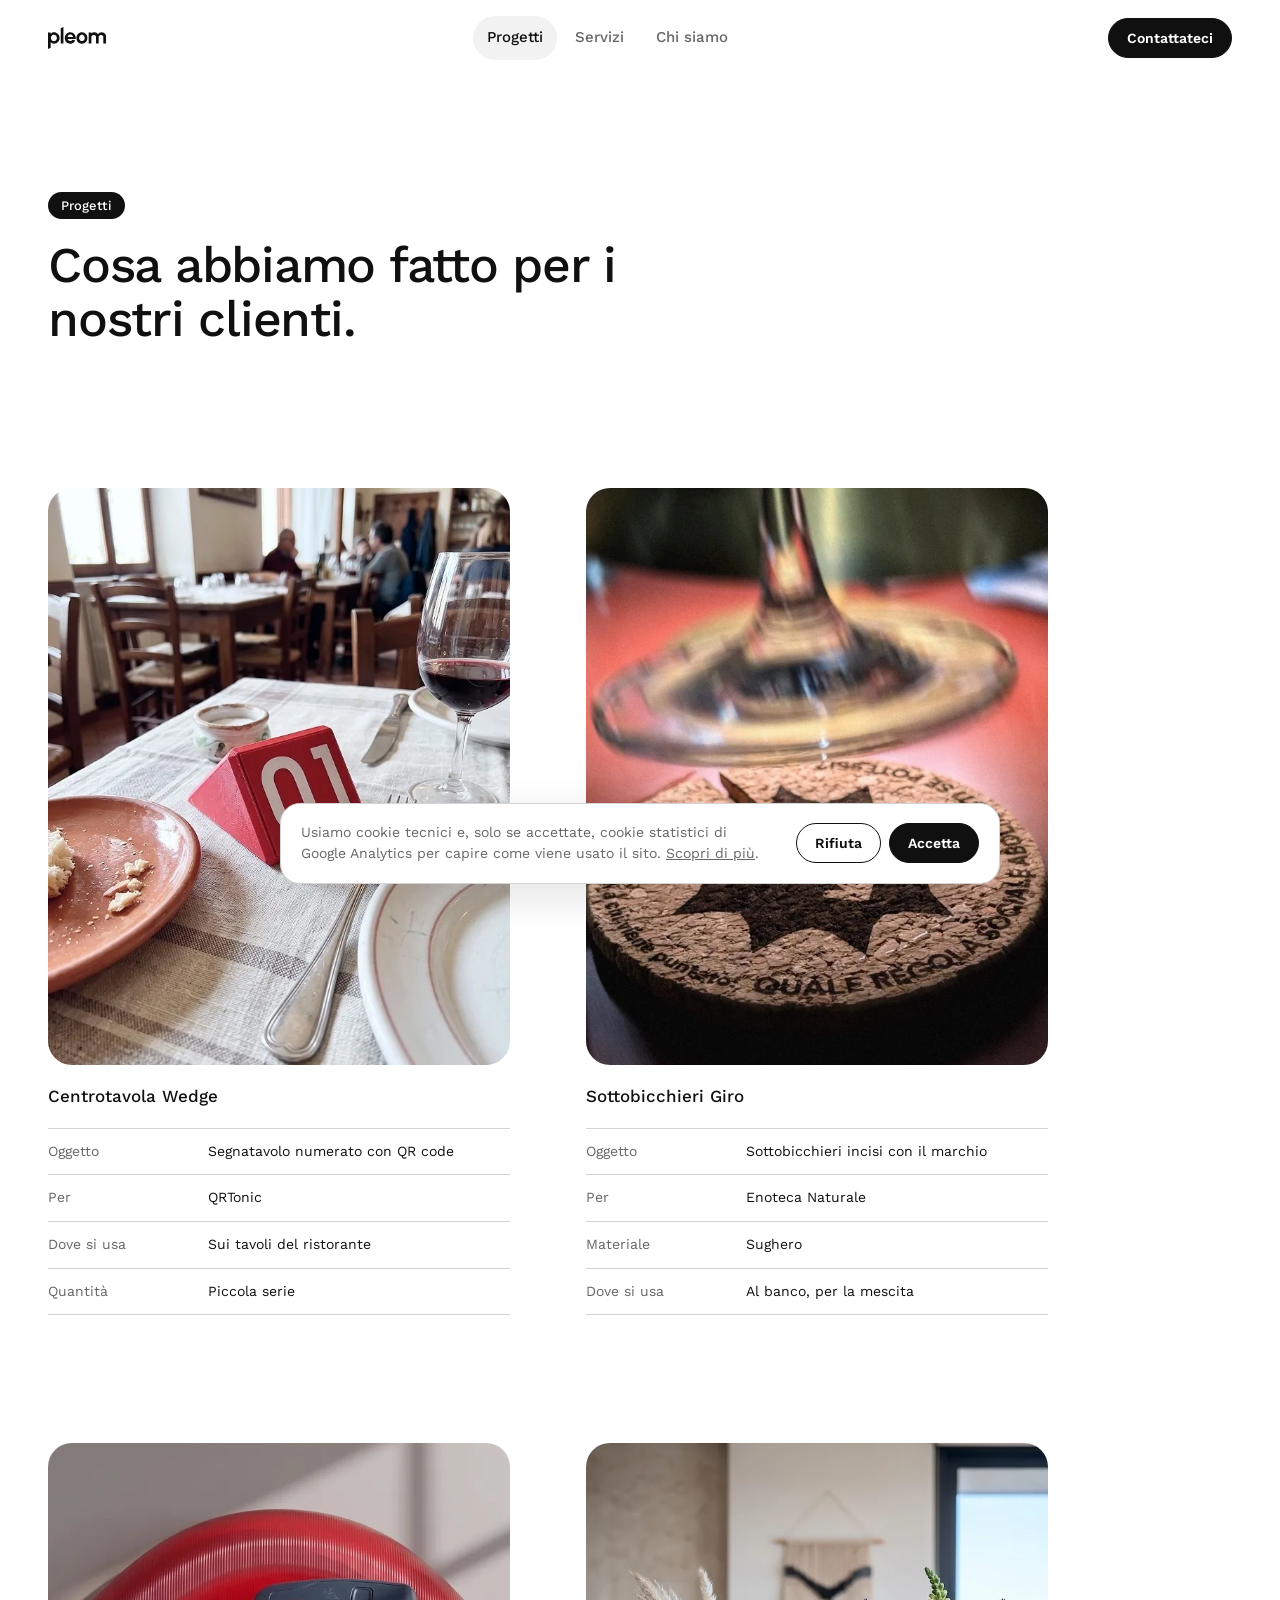
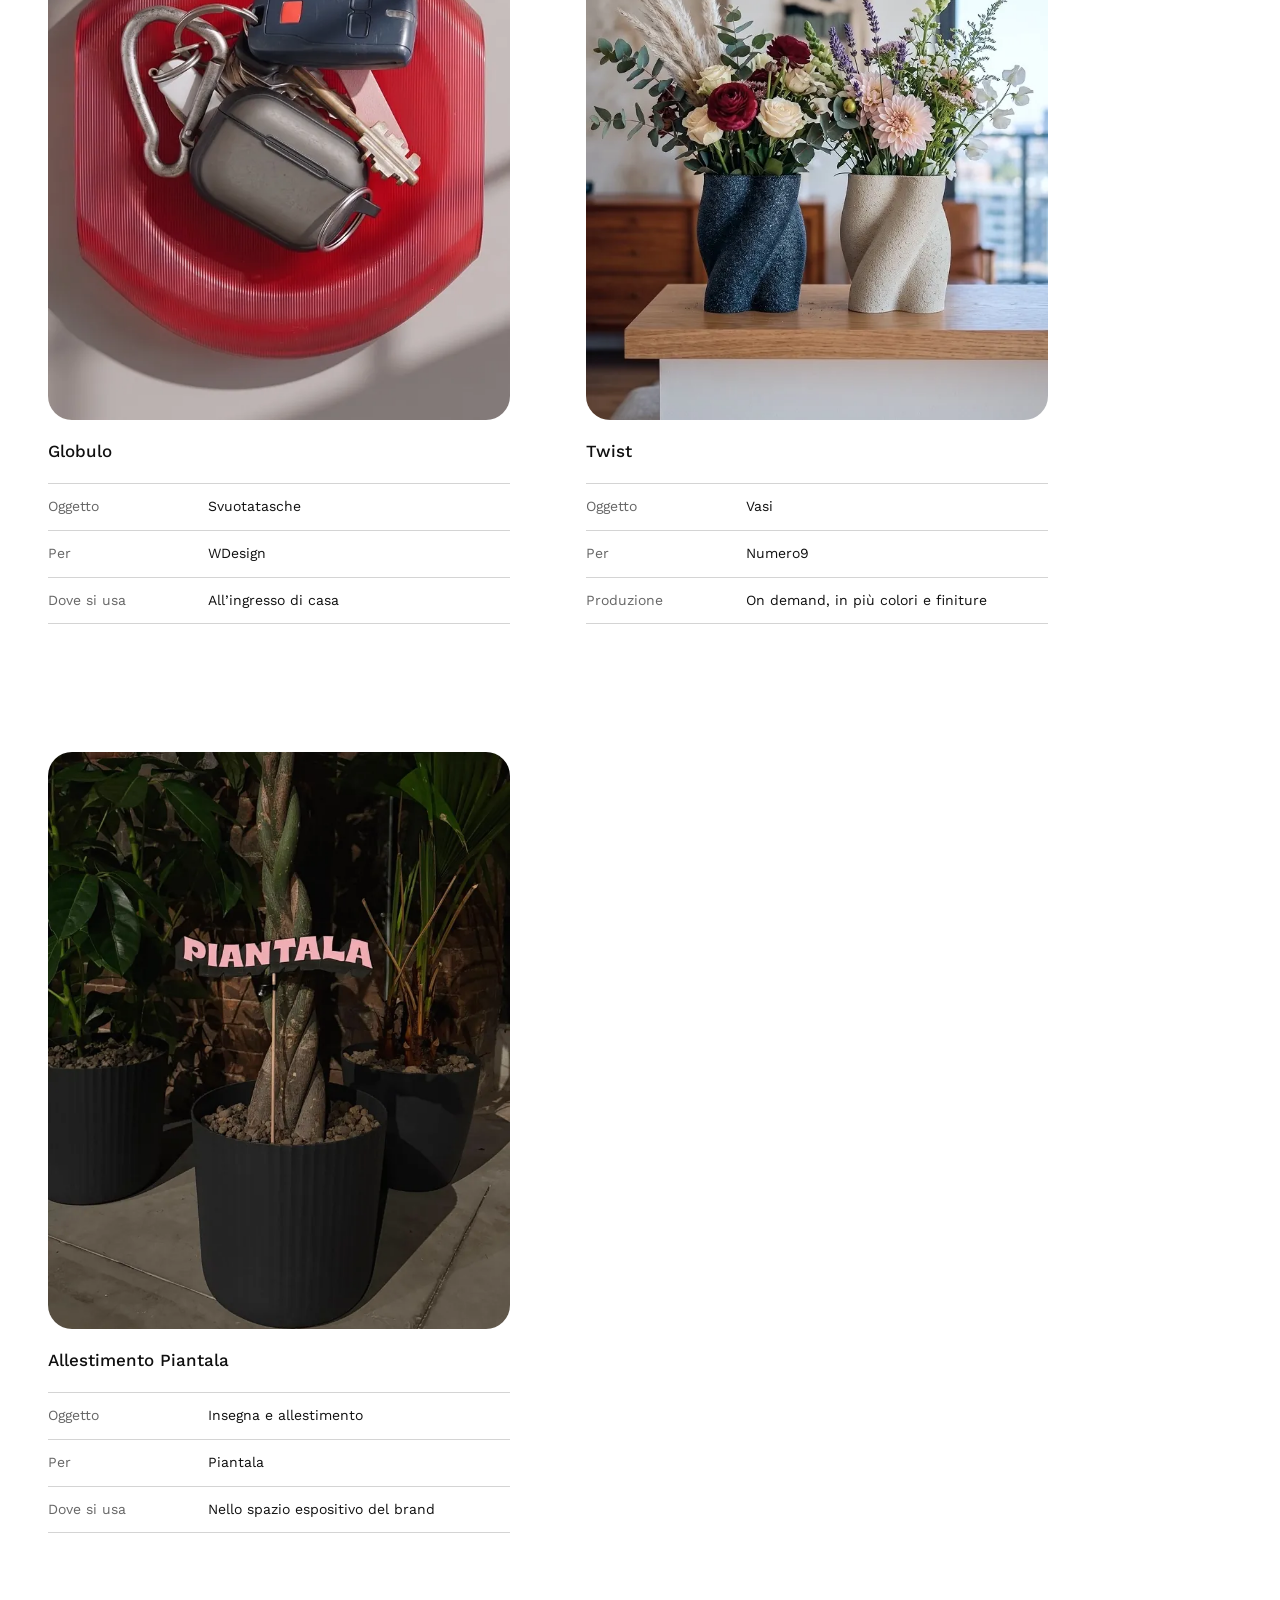
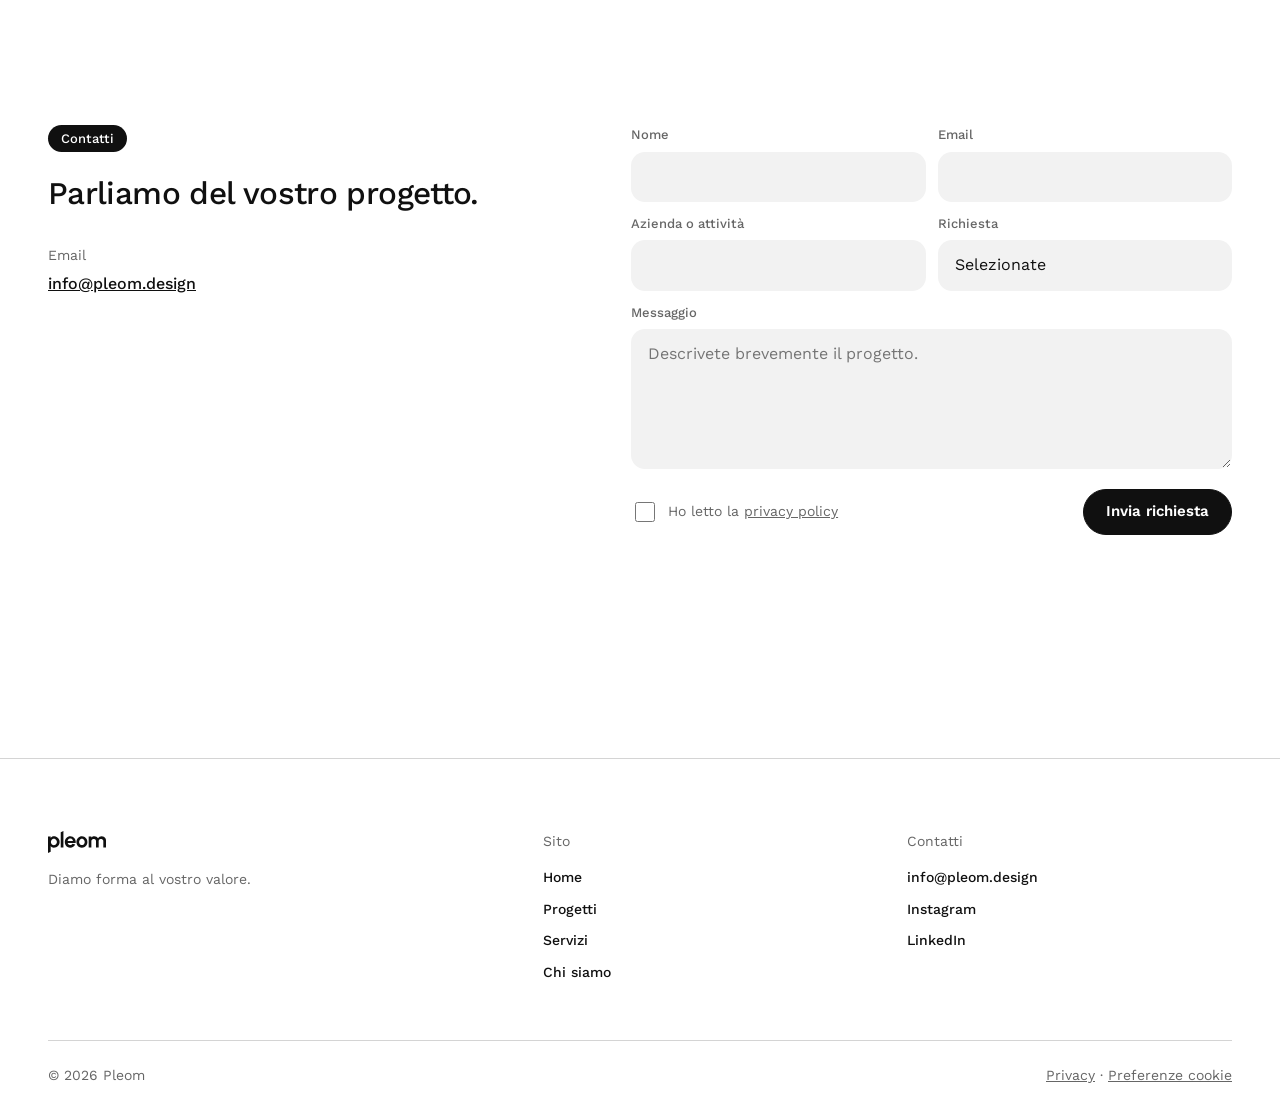
<file: progetti.html>
<!doctype html>
<html lang="it">
<head>
<meta charset="UTF-8">
<meta name="viewport" content="width=device-width, initial-scale=1.0">
<title>Progetti – Pleom</title>
<meta name="description" content="Alcuni oggetti su misura che Pleom ha progettato e prodotto per ristoranti, enoteche, brand e negozi: segnatavoli, sottobicchieri, svuotatasche, vasi e allestimenti.">
<link rel="icon" href="assets/img/logo.svg" type="image/svg+xml">
<link rel="canonical" href="https://www.pleom.design/progetti">
<link rel="apple-touch-icon" href="assets/img/apple-touch-icon.png">
<meta property="og:type" content="website">
<meta property="og:site_name" content="Pleom">
<meta property="og:locale" content="it_IT">
<meta property="og:title" content="Progetti – Pleom">
<meta property="og:description" content="Alcuni oggetti su misura che Pleom ha progettato e prodotto per ristoranti, enoteche, brand e negozi: segnatavoli, sottobicchieri, svuotatasche, vasi e allestimenti.">
<meta property="og:url" content="https://www.pleom.design/progetti">
<meta property="og:image" content="https://www.pleom.design/assets/img/og-image.jpg?v=2">
<meta property="og:image:width" content="1200">
<meta property="og:image:height" content="630">
<meta property="og:image:alt" content="Logo Pleom">
<meta name="twitter:card" content="summary_large_image">
<link rel="preload" href="assets/fonts/work-sans-400.woff2" as="font" type="font/woff2" crossorigin>
<link rel="preload" href="assets/fonts/work-sans-500.woff2" as="font" type="font/woff2" crossorigin>
<link rel="stylesheet" href="assets/css/style.css?v=404">
</head>
<body>
<a class="skip-link" href="#main">Vai al contenuto</a>

<header class="site-header">
  <div class="container nav">
    <a href="./" class="nav-logo" aria-label="Pleom, torna alla home"><img src="assets/img/logo.svg" alt="Pleom" width="69" height="26"></a>
    <nav class="nav-links" aria-label="Principale">
      <a href="progetti" aria-current="page">Progetti</a>
      <a href="servizi">Servizi</a>
      <a href="chi-siamo">Chi siamo</a>
    </nav>
    <div class="nav-actions">
      <a href="#contatti" class="btn btn-primary btn-sm">Contattateci</a>
      <button type="button" class="nav-toggle" data-menu-toggle aria-expanded="false" aria-controls="menu-mobile" aria-label="Apri menu">
        <svg viewBox="0 0 24 24" fill="none" stroke="currentColor" stroke-width="1.8" stroke-linecap="round" aria-hidden="true"><line x1="3" y1="7" x2="21" y2="7"/><line x1="3" y1="12" x2="21" y2="12"/><line x1="3" y1="17" x2="21" y2="17"/></svg>
      </button>
    </div>
  </div>
  <nav class="mobile-menu" id="menu-mobile" data-mobile-menu aria-label="Menu mobile" hidden>
    <a href="progetti" aria-current="page">Progetti</a>
    <a href="servizi">Servizi</a>
    <a href="chi-siamo">Chi siamo</a>
    <a href="#contatti" class="btn btn-primary">Contattateci</a>
  </nav>
</header>

<main id="main">
  <section class="page-hero">
    <div class="container" data-reveal>
      <span class="tag">Progetti</span>
      <h1>Cosa abbiamo fatto per i nostri clienti.</h1>
    </div>
  </section>

  <section class="section" aria-label="Progetti">
    <div class="container">
      <div class="projects projects--full">
      <article class="project" data-reveal data-reveal-delay="0">
        <div class="photo photo--portrait"><img src="assets/img/progetto-centrotavola-wedge.webp" width="658" height="877" loading="lazy" decoding="async" alt="Segnatavolo Wedge numerato su un tavolo apparecchiato del ristorante"></div>
        <div class="project-head">
          
          <h3>Centrotavola Wedge</h3>
        </div>
        
        <dl class="datasheet"><div><dt>Oggetto</dt><dd>Segnatavolo numerato con QR code</dd></div><div><dt>Per</dt><dd>QRTonic</dd></div><div><dt>Dove si usa</dt><dd>Sui tavoli del ristorante</dd></div><div><dt>Quantità</dt><dd>Piccola serie</dd></div></dl>
      </article>
      <article class="project" data-reveal data-reveal-delay="1">
        <div class="photo photo--portrait"><img src="assets/img/progetto-sottobicchieri-giro.webp" width="720" height="960" loading="lazy" decoding="async" alt="Sottobicchiere Giro in sughero inciso, sotto un calice di vino"></div>
        <div class="project-head">
          
          <h3>Sottobicchieri Giro</h3>
        </div>
        
        <dl class="datasheet"><div><dt>Oggetto</dt><dd>Sottobicchieri incisi con il marchio</dd></div><div><dt>Per</dt><dd>Enoteca Naturale</dd></div><div><dt>Materiale</dt><dd>Sughero</dd></div><div><dt>Dove si usa</dt><dd>Al banco, per la mescita</dd></div></dl>
      </article>
      <article class="project" data-reveal data-reveal-delay="2">
        <div class="photo photo--portrait"><img src="assets/img/progetto-globulo.webp" width="660" height="881" loading="lazy" decoding="async" alt="Svuotatasche Globulo rosso traslucido con chiavi e auricolari"></div>
        <div class="project-head">
          
          <h3>Globulo</h3>
        </div>
        
        <dl class="datasheet"><div><dt>Oggetto</dt><dd>Svuotatasche</dd></div><div><dt>Per</dt><dd>WDesign</dd></div><div><dt>Dove si usa</dt><dd>All’ingresso di casa</dd></div></dl>
      </article>
      <article class="project" data-reveal data-reveal-delay="0">
        <div class="photo photo--portrait"><img src="assets/img/progetto-twist.webp" width="635" height="847" loading="lazy" decoding="async" alt="Vasi Twist dalla torsione scultorea con fiori, su un mobile in legno"></div>
        <div class="project-head">
          
          <h3>Twist</h3>
        </div>
        
        <dl class="datasheet"><div><dt>Oggetto</dt><dd>Vasi</dd></div><div><dt>Per</dt><dd>Numero9</dd></div><div><dt>Produzione</dt><dd>On demand, in più colori e finiture</dd></div></dl>
      </article>
      <article class="project" data-reveal data-reveal-delay="1">
        <div class="photo photo--portrait"><img src="assets/img/progetto-allestimento-piantala.webp" width="720" height="960" loading="lazy" decoding="async" alt="Insegna rosa Piantala tra le piante dello spazio espositivo"></div>
        <div class="project-head">
          
          <h3>Allestimento Piantala</h3>
        </div>
        
        <dl class="datasheet"><div><dt>Oggetto</dt><dd>Insegna e allestimento</dd></div><div><dt>Per</dt><dd>Piantala</dd></div><div><dt>Dove si usa</dt><dd>Nello spazio espositivo del brand</dd></div></dl>
      </article>
      </div>
    </div>
  </section>

  <section class="section" id="contatti" aria-labelledby="contatti-title">
    <div class="container contact">
      <div class="contact-copy" data-reveal>
        <span class="tag">Contatti</span>
        <h2 id="contatti-title">Parliamo del vostro progetto.</h2>
        <div class="direct">
          <span>Email</span>
          <a href="mailto:info@pleom.design">info@pleom.design</a>
        </div>
      </div>
      <form class="form" data-inquiry-form data-endpoint="" data-mailto="info@pleom.design" aria-label="Richiesta di informazioni" data-reveal data-reveal-delay="1">
        <div class="form-row">
          <div class="field"><label for="f-nome">Nome</label><input id="f-nome" type="text" name="nome" autocomplete="name" required></div>
          <div class="field"><label for="f-email">Email</label><input id="f-email" type="email" name="email" autocomplete="email" required></div>
        </div>
        <div class="form-row">
          <div class="field"><label for="f-azienda">Azienda o attività</label><input id="f-azienda" type="text" name="azienda" autocomplete="organization"></div>
          <div class="field"><label for="f-tipo">Richiesta</label>
            <select id="f-tipo" name="tipo" required>
              <option value="" disabled selected>Selezionate</option>
              <option>Preventivo</option>
              <option>Oggetto su misura</option>
              <option>Informazioni</option>
              <option>Collaborazione</option>
            </select>
          </div>
        </div>
        <div class="field"><label for="f-msg">Messaggio</label><textarea id="f-msg" name="messaggio" rows="4" placeholder="Descrivete brevemente il progetto." required></textarea></div>
        <input type="text" name="_gotcha" class="form-hp" tabindex="-1" autocomplete="off" aria-hidden="true">
        <div class="form-actions">
          <label class="form-check"><input type="checkbox" name="privacy" required><span>Ho letto la <a href="privacy" target="_blank" rel="noopener">privacy policy</a></span></label>
          <button type="submit" class="btn btn-primary">Invia richiesta</button>
        </div>
        <p class="form-status" role="status" aria-live="polite"></p>
      </form>
    </div>
  </section>

</main>

<footer class="site-footer">
  <div class="container">
    <div class="footer-grid">
      <div class="footer-brand">
        <img src="assets/img/logo.svg" alt="Pleom" width="74" height="28">
        <p>Diamo forma al vostro valore.</p>
      </div>
      <div class="footer-col">
        <span class="h">Sito</span>
        <a href="./">Home</a>
        <a href="progetti">Progetti</a>
        <a href="servizi">Servizi</a>
        <a href="chi-siamo">Chi siamo</a>
      </div>
      <div class="footer-col">
        <span class="h">Contatti</span>
        <a href="mailto:info@pleom.design">info@pleom.design</a>
        <a href="https://www.instagram.com/pleom.design/" target="_blank" rel="noopener">Instagram</a>
        <a href="https://www.linkedin.com/company/pleom.design" target="_blank" rel="noopener">LinkedIn</a>
      </div>
    </div>
    <div class="footer-bottom">
      <span>© 2026 Pleom</span>
      <span><a href="privacy">Privacy</a> · <a href="privacy#cookie" data-cookie-settings>Preferenze cookie</a></span>
    </div>
  </div>
</footer>

<div class="cookie-banner" data-cookie-banner role="region" aria-label="Preferenze cookie" hidden>
  <div class="cookie-banner-inner">
    <p>Usiamo cookie tecnici e, solo se accettate, cookie statistici di Google Analytics per capire come viene usato il sito. <a href="privacy#cookie">Scopri di più</a>.</p>
    <div class="cookie-banner-actions">
      <button type="button" class="btn btn-ghost btn-sm" data-cookie-reject>Rifiuta</button>
      <button type="button" class="btn btn-primary btn-sm" data-cookie-accept>Accetta</button>
    </div>
  </div>
</div>

<script src="assets/js/main.js?v=42"></script>
</body>
</html>
</file>
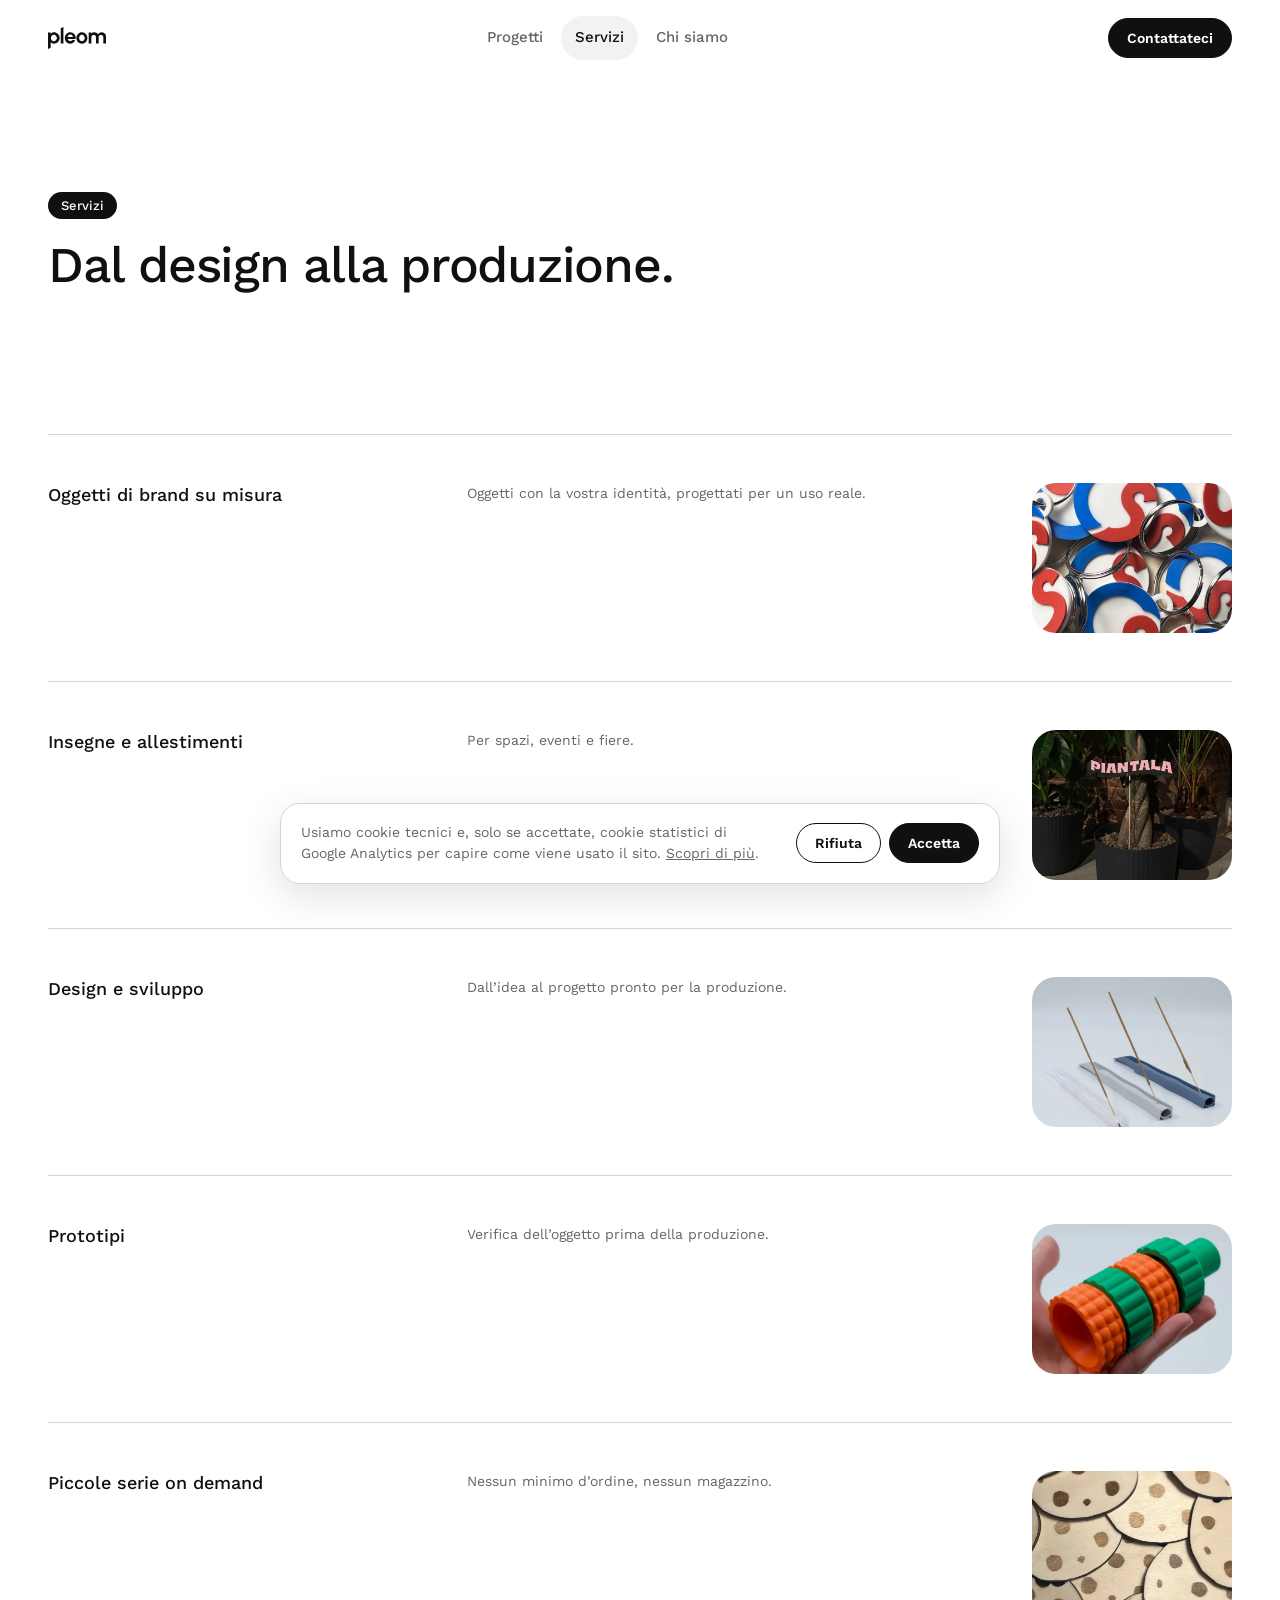
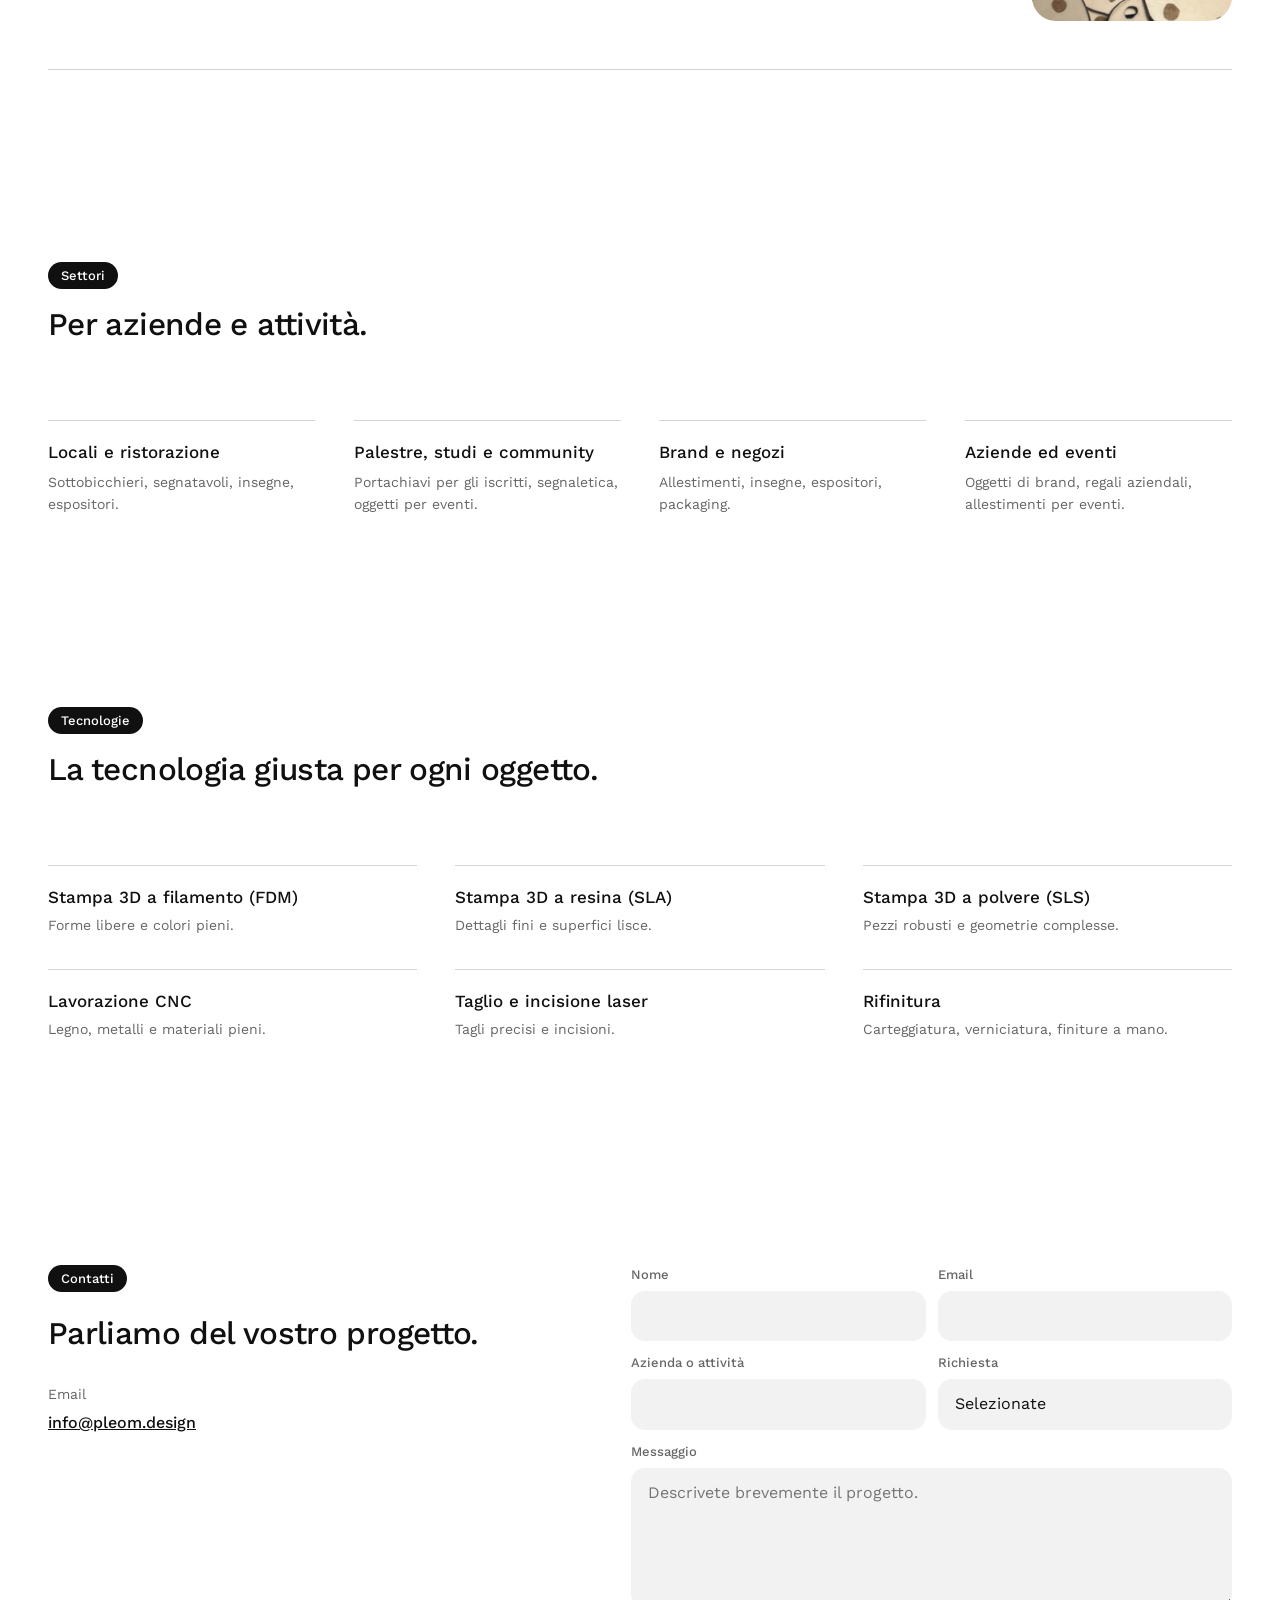
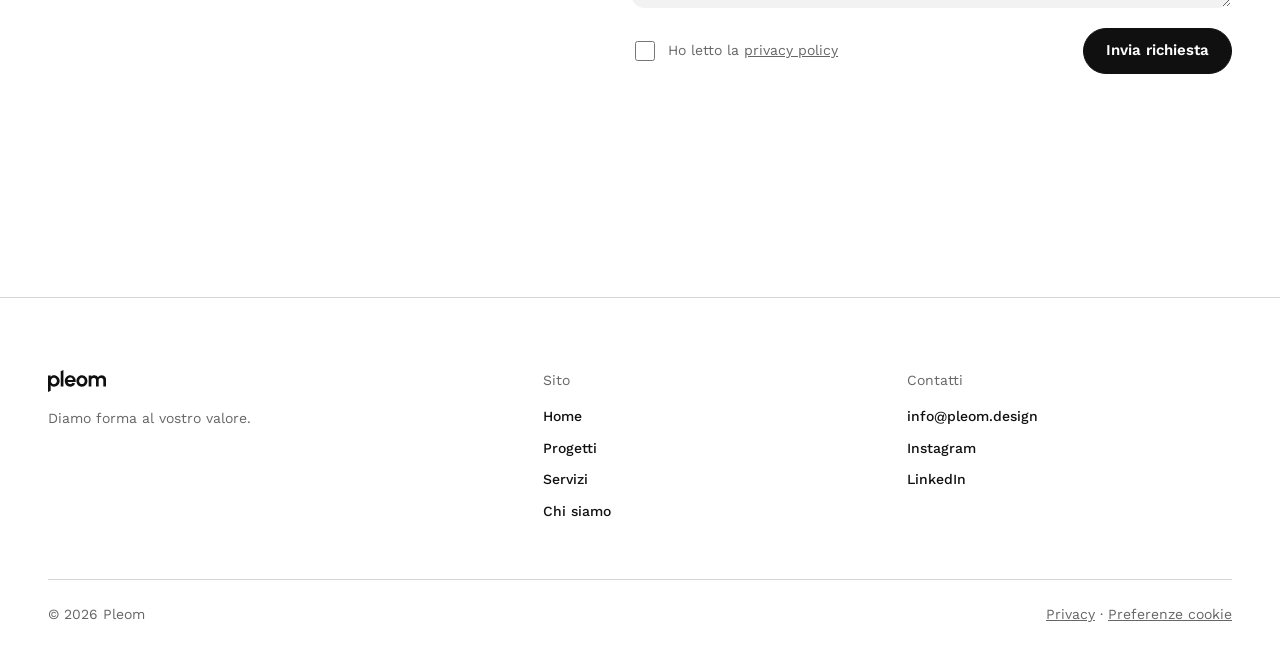
<file: servizi.html>
<!doctype html>
<html lang="it">
<head>
<meta charset="UTF-8">
<meta name="viewport" content="width=device-width, initial-scale=1.0">
<title>Servizi – Pleom</title>
<meta name="description" content="Oggetti di brand, insegne e allestimenti, design, prototipi e piccole serie on demand: Pleom segue ogni oggetto su misura dall’idea al pezzo finito.">
<link rel="icon" href="assets/img/logo.svg" type="image/svg+xml">
<link rel="canonical" href="https://www.pleom.design/servizi">
<link rel="apple-touch-icon" href="assets/img/apple-touch-icon.png">
<meta property="og:type" content="website">
<meta property="og:site_name" content="Pleom">
<meta property="og:locale" content="it_IT">
<meta property="og:title" content="Servizi – Pleom">
<meta property="og:description" content="Oggetti di brand, insegne e allestimenti, design, prototipi e piccole serie on demand: Pleom segue ogni oggetto su misura dall’idea al pezzo finito.">
<meta property="og:url" content="https://www.pleom.design/servizi">
<meta property="og:image" content="https://www.pleom.design/assets/img/og-image.jpg?v=2">
<meta property="og:image:width" content="1200">
<meta property="og:image:height" content="630">
<meta property="og:image:alt" content="Logo Pleom">
<meta name="twitter:card" content="summary_large_image">
<link rel="preload" href="assets/fonts/work-sans-400.woff2" as="font" type="font/woff2" crossorigin>
<link rel="preload" href="assets/fonts/work-sans-500.woff2" as="font" type="font/woff2" crossorigin>
<link rel="stylesheet" href="assets/css/style.css?v=404">
</head>
<body>
<a class="skip-link" href="#main">Vai al contenuto</a>

<header class="site-header">
  <div class="container nav">
    <a href="./" class="nav-logo" aria-label="Pleom, torna alla home"><img src="assets/img/logo.svg" alt="Pleom" width="69" height="26"></a>
    <nav class="nav-links" aria-label="Principale">
      <a href="progetti">Progetti</a>
      <a href="servizi" aria-current="page">Servizi</a>
      <a href="chi-siamo">Chi siamo</a>
    </nav>
    <div class="nav-actions">
      <a href="#contatti" class="btn btn-primary btn-sm">Contattateci</a>
      <button type="button" class="nav-toggle" data-menu-toggle aria-expanded="false" aria-controls="menu-mobile" aria-label="Apri menu">
        <svg viewBox="0 0 24 24" fill="none" stroke="currentColor" stroke-width="1.8" stroke-linecap="round" aria-hidden="true"><line x1="3" y1="7" x2="21" y2="7"/><line x1="3" y1="12" x2="21" y2="12"/><line x1="3" y1="17" x2="21" y2="17"/></svg>
      </button>
    </div>
  </div>
  <nav class="mobile-menu" id="menu-mobile" data-mobile-menu aria-label="Menu mobile" hidden>
    <a href="progetti">Progetti</a>
    <a href="servizi" aria-current="page">Servizi</a>
    <a href="chi-siamo">Chi siamo</a>
    <a href="#contatti" class="btn btn-primary">Contattateci</a>
  </nav>
</header>

<main id="main">
  <section class="page-hero">
    <div class="container" data-reveal>
      <span class="tag">Servizi</span>
      <h1>Dal design alla produzione.</h1>
    </div>
  </section>

  <section class="section" aria-label="Servizi">
    <div class="container">
      <ul class="services">
          <li class="service" data-reveal>
            <h3>Oggetti di brand su misura</h3>
            <p>Oggetti con la vostra identità, progettati per un uso reale.</p>
            <div class="photo"><img src="assets/img/portachiavi-branding.webp" width="720" height="960" loading="lazy" decoding="async" alt="Portachiavi personalizzati con il logo di un cliente"></div>
          </li>
          <li class="service" data-reveal>
            <h3>Insegne e allestimenti</h3>
            <p>Per spazi, eventi e fiere.</p>
            <div class="photo"><img src="assets/img/progetto-allestimento-piantala.webp" width="720" height="960" loading="lazy" decoding="async" alt="Insegna rosa Piantala tra le piante"></div>
          </li>
          <li class="service" data-reveal>
            <h3>Design e sviluppo</h3>
            <p>Dall’idea al progetto pronto per la produzione.</p>
            <div class="photo"><img src="assets/img/dsc-8754.webp" width="720" height="960" loading="lazy" decoding="async" alt="Tre portaincenso in diversi colori su fondo chiaro"></div>
          </li>
          <li class="service" data-reveal>
            <h3>Prototipi</h3>
            <p>Verifica dell’oggetto prima della produzione.</p>
            <div class="photo"><img src="assets/img/raccordi-stampati.webp" width="960" height="960" loading="lazy" decoding="async" alt="Una mano che tiene un prototipo stampato in 3D"></div>
          </li>
          <li class="service" data-reveal>
            <h3>Piccole serie on demand</h3>
            <p>Nessun minimo d’ordine, nessun magazzino.</p>
            <div class="photo"><img src="assets/img/biscotti-laser.webp" width="720" height="960" loading="lazy" decoding="async" alt="Tanti pezzi in legno tagliati al laser"></div>
          </li>
      </ul>
    </div>
  </section>

  <section class="section" aria-labelledby="chi-title">
    <div class="container">
      <div class="section-head" data-reveal>
        <span class="tag">Settori</span>
        <h2 id="chi-title">Per aziende e attività.</h2>
      </div>
      <ul class="values sectors-list">
        <li class="value" data-reveal><h3>Locali e ristorazione</h3><p>Sottobicchieri, segnatavoli, insegne, espositori.</p></li>
        <li class="value" data-reveal data-reveal-delay="1"><h3>Palestre, studi e community</h3><p>Portachiavi per gli iscritti, segnaletica, oggetti per eventi.</p></li>
        <li class="value" data-reveal data-reveal-delay="2"><h3>Brand e negozi</h3><p>Allestimenti, insegne, espositori, packaging.</p></li>
        <li class="value" data-reveal data-reveal-delay="3"><h3>Aziende ed eventi</h3><p>Oggetti di brand, regali aziendali, allestimenti per eventi.</p></li>
      </ul>
    </div>
  </section>

  <section class="section" id="tecnologie" aria-labelledby="tech-title">
    <div class="container">
      <div class="section-head" data-reveal>
        <span class="tag">Tecnologie</span>
        <h2 id="tech-title">La tecnologia giusta per ogni oggetto.</h2>
      </div>
      <ul class="tech">
          <li data-reveal data-reveal-delay="0"><h3>Stampa 3D a filamento (FDM)</h3><p>Forme libere e colori pieni.</p></li>
          <li data-reveal data-reveal-delay="1"><h3>Stampa 3D a resina (SLA)</h3><p>Dettagli fini e superfici lisce.</p></li>
          <li data-reveal data-reveal-delay="2"><h3>Stampa 3D a polvere (SLS)</h3><p>Pezzi robusti e geometrie complesse.</p></li>
          <li data-reveal data-reveal-delay="0"><h3>Lavorazione CNC</h3><p>Legno, metalli e materiali pieni.</p></li>
          <li data-reveal data-reveal-delay="1"><h3>Taglio e incisione laser</h3><p>Tagli precisi e incisioni.</p></li>
          <li data-reveal data-reveal-delay="2"><h3>Rifinitura</h3><p>Carteggiatura, verniciatura, finiture a mano.</p></li>
      </ul>
    </div>
  </section>


  <section class="section" id="contatti" aria-labelledby="contatti-title">
    <div class="container contact">
      <div class="contact-copy" data-reveal>
        <span class="tag">Contatti</span>
        <h2 id="contatti-title">Parliamo del vostro progetto.</h2>
        <div class="direct">
          <span>Email</span>
          <a href="mailto:info@pleom.design">info@pleom.design</a>
        </div>
      </div>
      <form class="form" data-inquiry-form data-endpoint="" data-mailto="info@pleom.design" aria-label="Richiesta di informazioni" data-reveal data-reveal-delay="1">
        <div class="form-row">
          <div class="field"><label for="f-nome">Nome</label><input id="f-nome" type="text" name="nome" autocomplete="name" required></div>
          <div class="field"><label for="f-email">Email</label><input id="f-email" type="email" name="email" autocomplete="email" required></div>
        </div>
        <div class="form-row">
          <div class="field"><label for="f-azienda">Azienda o attività</label><input id="f-azienda" type="text" name="azienda" autocomplete="organization"></div>
          <div class="field"><label for="f-tipo">Richiesta</label>
            <select id="f-tipo" name="tipo" required>
              <option value="" disabled selected>Selezionate</option>
              <option>Preventivo</option>
              <option>Oggetto su misura</option>
              <option>Informazioni</option>
              <option>Collaborazione</option>
            </select>
          </div>
        </div>
        <div class="field"><label for="f-msg">Messaggio</label><textarea id="f-msg" name="messaggio" rows="4" placeholder="Descrivete brevemente il progetto." required></textarea></div>
        <input type="text" name="_gotcha" class="form-hp" tabindex="-1" autocomplete="off" aria-hidden="true">
        <div class="form-actions">
          <label class="form-check"><input type="checkbox" name="privacy" required><span>Ho letto la <a href="privacy" target="_blank" rel="noopener">privacy policy</a></span></label>
          <button type="submit" class="btn btn-primary">Invia richiesta</button>
        </div>
        <p class="form-status" role="status" aria-live="polite"></p>
      </form>
    </div>
  </section>

</main>

<footer class="site-footer">
  <div class="container">
    <div class="footer-grid">
      <div class="footer-brand">
        <img src="assets/img/logo.svg" alt="Pleom" width="74" height="28">
        <p>Diamo forma al vostro valore.</p>
      </div>
      <div class="footer-col">
        <span class="h">Sito</span>
        <a href="./">Home</a>
        <a href="progetti">Progetti</a>
        <a href="servizi">Servizi</a>
        <a href="chi-siamo">Chi siamo</a>
      </div>
      <div class="footer-col">
        <span class="h">Contatti</span>
        <a href="mailto:info@pleom.design">info@pleom.design</a>
        <a href="https://www.instagram.com/pleom.design/" target="_blank" rel="noopener">Instagram</a>
        <a href="https://www.linkedin.com/company/pleom.design" target="_blank" rel="noopener">LinkedIn</a>
      </div>
    </div>
    <div class="footer-bottom">
      <span>© 2026 Pleom</span>
      <span><a href="privacy">Privacy</a> · <a href="privacy#cookie" data-cookie-settings>Preferenze cookie</a></span>
    </div>
  </div>
</footer>

<div class="cookie-banner" data-cookie-banner role="region" aria-label="Preferenze cookie" hidden>
  <div class="cookie-banner-inner">
    <p>Usiamo cookie tecnici e, solo se accettate, cookie statistici di Google Analytics per capire come viene usato il sito. <a href="privacy#cookie">Scopri di più</a>.</p>
    <div class="cookie-banner-actions">
      <button type="button" class="btn btn-ghost btn-sm" data-cookie-reject>Rifiuta</button>
      <button type="button" class="btn btn-primary btn-sm" data-cookie-accept>Accetta</button>
    </div>
  </div>
</div>

<script src="assets/js/main.js?v=42"></script>
</body>
</html>
</file>
<file: assets/css/style.css>
/* ==========================================================================
   Pleom — sito
   Brand book: cornice neutra (solo scala di grigi), oggetti protagonisti.
   Un solo carattere: Work Sans. Il colore arriva solo dalle fotografie.
   ========================================================================== */

@font-face { font-family: "Work Sans"; src: url("../fonts/work-sans-400.woff2") format("woff2"); font-weight: 400; font-style: normal; font-display: swap; }
@font-face { font-family: "Work Sans"; src: url("../fonts/work-sans-500.woff2") format("woff2"); font-weight: 500; font-style: normal; font-display: swap; }
@font-face { font-family: "Work Sans"; src: url("../fonts/work-sans-600.woff2") format("woff2"); font-weight: 600; font-style: normal; font-display: swap; }

:root {
  /* colori */
  --bg: #ffffff;
  --surface: #f2f2f2;      /* Grigio chiaro: pannelli, fondale delle foto */
  --ink: #101010;          /* Inchiostro: logo, titoli, testo, etichette */
  --stone: #666666;        /* Pietra: testo secondario, voci del cartellino */
  --line: #d4d4d4;         /* Linea: filetti e divisori */

  /* tipografia */
  --font: "Work Sans", system-ui, -apple-system, "Segoe UI", sans-serif;
  --fs-h1: clamp(2.125rem, 1.6rem + 1.9vw, 3.25rem);
  --fs-h2: clamp(1.5rem, 1.25rem + 0.9vw, 2.125rem);
  --fs-h3: 1.0625rem;
  --fs-lede: clamp(1rem, 0.95rem + 0.2vw, 1.125rem);
  --fs-body: 1rem;
  --fs-small: 0.875rem;

  /* forma e spazio */
  --radius: 24px;          /* foto e pannelli */
  --radius-field: 14px;
  --pad: clamp(20px, 4vw, 48px);
  --section: clamp(120px, 15vw, 216px);
  --max: 1200px;
  --ease: cubic-bezier(0.16, 1, 0.3, 1);
}

*, *::before, *::after { box-sizing: border-box; }

html { -webkit-text-size-adjust: 100%; scroll-behavior: smooth; scroll-padding-top: 88px; }
@media (prefers-reduced-motion: reduce) { html { scroll-behavior: auto; } }

body {
  margin: 0;
  font-family: var(--font);
  font-size: var(--fs-body);
  line-height: 1.55;
  color: var(--ink);
  background: var(--bg);
  -webkit-font-smoothing: antialiased;
  text-rendering: optimizeLegibility;
}

img { display: block; max-width: 100%; height: auto; }
a { color: inherit; }
button, input, select, textarea { font: inherit; color: inherit; }

h1, h2, h3 { margin: 0; font-weight: 500; letter-spacing: -0.02em; }
h1 { font-size: var(--fs-h1); line-height: 1.08; letter-spacing: -0.025em; }
h2 { font-size: var(--fs-h2); line-height: 1.15; }
h3 { font-size: var(--fs-h3); line-height: 1.35; letter-spacing: 0; }
p { margin: 0; }

.lede { font-size: var(--fs-lede); line-height: 1.6; color: var(--stone); max-width: 34em; }
.muted { color: var(--stone); }

.visually-hidden {
  position: absolute !important; width: 1px; height: 1px; padding: 0; margin: -1px;
  overflow: hidden; clip: rect(0 0 0 0); white-space: nowrap; border: 0;
}

.skip-link {
  position: absolute; left: 16px; top: -60px; z-index: 100;
  background: var(--ink); color: var(--bg); padding: 10px 18px; border-radius: 999px; text-decoration: none;
}
.skip-link:focus { top: 12px; }

:focus-visible { outline: 2px solid var(--ink); outline-offset: 3px; }

.container { width: 100%; max-width: calc(var(--max) + 2 * var(--pad)); margin: 0 auto; padding-inline: var(--pad); }
.section { padding-block: var(--section); }
.section--surface { background: var(--surface); }
.section:not(.section--surface) + .section:not(.section--surface) { padding-top: 0; }

/* --------------------------------------------------------------------------
   Etichetta a pillola (Inchiostro) — apre ogni sezione
   -------------------------------------------------------------------------- */
.tag {
  display: inline-flex; align-items: center;
  background: var(--ink); color: var(--bg);
  font-size: 0.8125rem; font-weight: 500; line-height: 1;
  padding: 7px 13px; border-radius: 999px; max-width: 100%;
}
.tag--light { background: var(--bg); color: var(--ink); }

.section-head { display: grid; gap: 18px; margin-bottom: clamp(48px, 6vw, 88px); max-width: 36rem; }
.section-head .tag { justify-self: start; }
.section-head--split {
  max-width: none; grid-template-columns: minmax(0, 1fr) auto; align-items: end; column-gap: 40px;
}
.section-head--split > :not(.section-head-action) { grid-column: 1; }
.section-head-action { grid-column: 2; grid-row: 1 / span 3; align-self: end; justify-self: start; }
@media (max-width: 760px) {
  .section-head--split { grid-template-columns: 1fr; }
  .section-head-action { grid-column: 1; grid-row: auto; }
  .tag { line-height: 1.25; padding-block: 7px; }
}

/* --------------------------------------------------------------------------
   Bottoni
   -------------------------------------------------------------------------- */
.btn {
  display: inline-flex; align-items: center; justify-content: center; gap: 10px;
  min-height: 46px; padding: 0 22px; border-radius: 999px;
  font-size: 0.9375rem; font-weight: 600; line-height: 1; text-decoration: none; white-space: nowrap;
  border: 1.5px solid var(--ink); cursor: pointer;
  transition: transform 300ms var(--ease), background-color 200ms, color 200ms;
}
.btn:hover { transform: translateY(-2px); }
.btn-primary { background: var(--ink); color: var(--bg); }
.btn-ghost { background: transparent; color: var(--ink); }
.btn-ghost:hover { background: var(--ink); color: var(--bg); }
.btn-sm { min-height: 40px; padding: 0 18px; font-size: 0.875rem; }
.btn svg { width: 18px; height: 18px; }

.link-arrow {
  display: inline-flex; align-items: center; gap: 8px;
  font-size: 0.9375rem; font-weight: 500; text-decoration: none; border-bottom: 1px solid var(--ink); padding-bottom: 3px;
}
.link-arrow svg { width: 18px; height: 18px; transition: transform 300ms var(--ease); }
.link-arrow:hover svg { transform: translateX(4px); }

/* --------------------------------------------------------------------------
   Navigazione
   -------------------------------------------------------------------------- */
.site-header {
  position: sticky; top: 0; z-index: 50;
  background: rgba(255, 255, 255, 0.96);
  border-bottom: 1px solid transparent;
  transition: border-color 200ms;
}
.site-header.is-scrolled { border-bottom-color: var(--line); }
.nav { display: flex; align-items: center; justify-content: space-between; gap: 24px; height: 76px; }
.nav-logo { display: inline-flex; flex: none; }
.nav-logo img { height: 22px; width: auto; }
.nav-links { display: flex; align-items: center; gap: 4px; }
.nav-links a {
  text-decoration: none; font-weight: 500; font-size: 0.9375rem; color: var(--stone);
  padding: 10px 14px; border-radius: 999px; transition: color 150ms, background-color 150ms;
}
.nav-links a:hover { color: var(--ink); }
.nav-links a[aria-current="page"] { color: var(--ink); background: var(--surface); }
.nav-actions { display: flex; align-items: center; gap: 12px; }
.nav-toggle {
  display: none; width: 44px; height: 44px; border: 0; border-radius: 999px;
  background: var(--surface); cursor: pointer; align-items: center; justify-content: center;
}
.nav-toggle svg { width: 22px; height: 22px; }

.mobile-menu { display: none; }

@media (max-width: 860px) {
  .nav-links, .nav-actions .btn { display: none; }
  .nav-toggle { display: inline-flex; }
  .mobile-menu {
    display: grid; gap: 4px; padding: 8px var(--pad) 24px;
    border-bottom: 1px solid var(--line); background: var(--bg);
  }
  .mobile-menu[hidden] { display: none; }
  .mobile-menu a:not(.btn) {
    text-decoration: none; font-size: 1.375rem; font-weight: 500; padding: 12px 0; border-bottom: 1px solid var(--line);
  }
  .mobile-menu a[aria-current="page"] { color: var(--stone); }
  .mobile-menu .btn { margin-top: 16px; }
}

/* --------------------------------------------------------------------------
   Foto (angoli arrotondati, fondale Grigio chiaro mentre caricano)
   -------------------------------------------------------------------------- */
.photo { position: relative; overflow: hidden; border-radius: var(--radius); background: var(--surface); }
.photo img { width: 100%; height: 100%; object-fit: cover; }
.photo--portrait { aspect-ratio: 4 / 5; }
.photo--square { aspect-ratio: 1 / 1; }
.photo--wide { aspect-ratio: 3 / 2; }

/* --------------------------------------------------------------------------
   Cartellino (dati dell'oggetto)
   -------------------------------------------------------------------------- */
.datasheet { margin: 0; display: grid; }
.datasheet > div {
  display: grid; grid-template-columns: minmax(96px, 9rem) minmax(0, 1fr); gap: 16px;
  padding: 12px 0; border-bottom: 1px solid var(--line); font-size: var(--fs-small);
}
.datasheet > div:first-child { border-top: 1px solid var(--line); }
.datasheet dt { color: var(--stone); }
.datasheet dd { margin: 0; }

/* --------------------------------------------------------------------------
   Hero
   -------------------------------------------------------------------------- */
.hero { padding-block: clamp(56px, 9vw, 136px) 0; }
.hero-grid { display: grid; grid-template-columns: minmax(0, 1.15fr) minmax(0, 0.85fr); gap: clamp(48px, 8vw, 128px); align-items: center; }
.hero-copy { display: grid; gap: 24px; justify-items: start; }
.hero-copy h1 { max-width: 11em; }
.hero-photo { width: 100%; max-width: 440px; justify-self: end; }
.hero-actions { display: flex; flex-wrap: wrap; gap: 10px; margin-top: 12px; }
.hero-mosaic { display: grid; grid-template-columns: repeat(2, minmax(0, 1fr)); gap: 16px; }
.hero-mosaic .photo:nth-child(2) { margin-top: 48px; }
.hero-mosaic .photo:nth-child(3) { margin-top: -48px; }
@media (max-width: 900px) {
  .hero-grid { grid-template-columns: 1fr; }
  .hero-photo { justify-self: start; max-width: 360px; }
  .hero-mosaic .photo:nth-child(2) { margin-top: 32px; }
  .hero-mosaic .photo:nth-child(3) { margin-top: -32px; }
}

.page-hero { padding-block: clamp(56px, 9vw, 136px) clamp(88px, 11vw, 160px); }
.page-hero .container { display: grid; gap: 20px; justify-items: start; }
.page-hero h1 { max-width: 14em; }
.page-hero + .section:not(.section--surface) { padding-top: 0; }

/* --------------------------------------------------------------------------
   Le quattro prove (Su misura, Tutto in un posto, Piccole quantità, Tempi brevi)
   -------------------------------------------------------------------------- */
.proofs { display: grid; grid-template-columns: repeat(4, minmax(0, 1fr)); gap: clamp(24px, 3vw, 48px); list-style: none; margin: 0; padding: 0; }
.proofs li { display: grid; gap: 8px; align-content: start; padding-top: 20px; border-top: 1px solid var(--line); }
.proofs .num { font-size: 0.8125rem; color: var(--stone); font-weight: 500; margin-bottom: 8px; }
.proofs p { color: var(--stone); font-size: var(--fs-small); }
@media (max-width: 960px) { .proofs { grid-template-columns: repeat(2, minmax(0, 1fr)); row-gap: 40px; } }
@media (max-width: 560px) { .proofs { grid-template-columns: 1fr; } }

/* --------------------------------------------------------------------------
   Progetti
   -------------------------------------------------------------------------- */
.projects { display: grid; grid-template-columns: repeat(3, minmax(0, 1fr)); gap: clamp(24px, 3vw, 48px); }
.project { display: grid; gap: 16px; align-content: start; }
.project-head { display: grid; gap: 2px; }
.project-head .client { color: var(--stone); font-size: var(--fs-small); }
.project .tag { justify-self: start; }
.projects--full { grid-template-columns: repeat(2, minmax(0, 1fr)); column-gap: clamp(32px, 6vw, 96px); row-gap: clamp(80px, 10vw, 144px); max-width: 1000px; }
.projects--full .project { gap: 20px; }
.projects--full .project > p { font-size: var(--fs-small); max-width: 32em; }
.projects--full .project { grid-template-columns: minmax(0, 1fr); }
@media (max-width: 960px) { .projects { grid-template-columns: repeat(2, minmax(0, 1fr)); } }
@media (max-width: 640px) { .projects, .projects--full { grid-template-columns: 1fr; } }

/* --------------------------------------------------------------------------
   Settori (per chi lavoriamo)
   -------------------------------------------------------------------------- */
.sectors { display: grid; grid-template-columns: repeat(2, minmax(0, 1fr)); gap: 16px; }
.sector {
  display: grid; gap: 14px; align-content: start;
  background: var(--bg); border-radius: var(--radius); padding: clamp(24px, 3vw, 36px);
}
.section:not(.section--surface) .sector { background: var(--surface); }
.sector p { color: var(--stone); }
.chips { display: flex; flex-wrap: wrap; gap: 8px; list-style: none; margin: 6px 0 0; padding: 0; }
.chips li { font-size: var(--fs-small); border: 1px solid var(--line); border-radius: 999px; padding: 6px 14px; }
@media (max-width: 760px) { .sectors { grid-template-columns: 1fr; } }

/* --------------------------------------------------------------------------
   Passi (come lavoriamo)
   -------------------------------------------------------------------------- */
.steps { display: grid; grid-template-columns: repeat(4, minmax(0, 1fr)); gap: clamp(24px, 3vw, 48px); list-style: none; margin: 0; padding: 0; counter-reset: step; }
.steps li { display: grid; gap: 12px; align-content: start; counter-increment: step; }
.steps li { padding-top: 20px; border-top: 1px solid var(--line); gap: 8px; }
.steps li::before {
  content: counter(step, decimal-leading-zero);
  font-size: 0.8125rem; font-weight: 500; color: var(--stone); margin-bottom: 8px;
}
.steps p { color: var(--stone); font-size: var(--fs-small); }
@media (max-width: 960px) { .steps { grid-template-columns: repeat(2, minmax(0, 1fr)); row-gap: 40px; } }
@media (max-width: 560px) { .steps { grid-template-columns: 1fr; } }

/* --------------------------------------------------------------------------
   Servizi
   -------------------------------------------------------------------------- */
.services { display: grid; gap: 0; list-style: none; margin: 0; padding: 0; }
.service {
  display: grid; grid-template-columns: minmax(0, 1fr) minmax(0, 1.4fr) 200px;
  gap: clamp(20px, 4vw, 64px); align-items: start;
  padding-block: clamp(32px, 4vw, 48px); border-top: 1px solid var(--line);
}
.service:last-child { border-bottom: 1px solid var(--line); }
.service h3 { font-size: 1.125rem; }
.service p { color: var(--stone); font-size: var(--fs-small); max-width: 32em; }
.service .photo { aspect-ratio: 4 / 3; }
@media (max-width: 860px) { .service { grid-template-columns: 1fr; gap: 12px; } .service .photo { max-width: 240px; margin-top: 8px; } }

/* --------------------------------------------------------------------------
   Tecnologie
   -------------------------------------------------------------------------- */
.tech { display: grid; grid-template-columns: repeat(3, minmax(0, 1fr)); gap: 0 clamp(24px, 3vw, 48px); list-style: none; margin: 0; padding: 0; }
.tech li { display: grid; gap: 6px; align-content: start; padding-block: 20px 32px; border-top: 1px solid var(--line); }
.tech p { color: var(--stone); font-size: var(--fs-small); }
@media (max-width: 860px) { .tech { grid-template-columns: repeat(2, minmax(0, 1fr)); } }
@media (max-width: 520px) { .tech { grid-template-columns: 1fr; } }

/* --------------------------------------------------------------------------
   Banda processo (tre foto)
   -------------------------------------------------------------------------- */
.process-band { display: grid; grid-template-columns: minmax(0, 1fr) minmax(0, 1fr); gap: clamp(32px, 6vw, 96px); align-items: center; }
.process-band .copy { display: grid; gap: 24px; justify-items: start; }
.process-photos { display: grid; grid-template-columns: repeat(3, minmax(0, 1fr)); gap: 12px; }
.process-photos .photo { aspect-ratio: 3 / 4; }
.process-photos .photo:nth-child(2) { margin-top: 40px; }
@media (max-width: 860px) { .process-band { grid-template-columns: 1fr; } }

/* --------------------------------------------------------------------------
   Valori, team, principio
   -------------------------------------------------------------------------- */
.values { display: grid; grid-template-columns: repeat(3, minmax(0, 1fr)); gap: clamp(24px, 3vw, 48px); list-style: none; margin: 0; padding: 0; }
.value { display: grid; gap: 8px; align-content: start; padding-top: 20px; border-top: 1px solid var(--line); }
.value p { color: var(--stone); font-size: var(--fs-small); }
@media (max-width: 860px) { .values { grid-template-columns: 1fr; } }

.team { display: grid; grid-template-columns: repeat(2, minmax(0, 1fr)); gap: clamp(24px, 3vw, 48px); max-width: 640px; }
.person { display: grid; gap: 14px; align-content: start; }
.person .role { color: var(--stone); font-size: var(--fs-small); }
@media (max-width: 560px) { .team { grid-template-columns: 1fr; } }

.split { display: grid; grid-template-columns: minmax(0, 1fr) minmax(0, 0.7fr); gap: clamp(48px, 8vw, 128px); align-items: center; }
.split .copy { display: grid; gap: 24px; justify-items: start; }
@media (max-width: 860px) { .split { grid-template-columns: 1fr; } }

.facts { display: grid; gap: 0; list-style: none; margin: 0; padding: 0; width: 100%; }
.facts li { padding: 16px 0; border-bottom: 1px solid var(--line); display: grid; gap: 4px; }
.facts li:first-child { border-top: 1px solid var(--line); }
.facts strong { font-weight: 500; }
.facts strong { font-size: var(--fs-small); }
.facts span { color: var(--stone); font-size: var(--fs-small); }

/* --------------------------------------------------------------------------
   Domande frequenti
   -------------------------------------------------------------------------- */
.faq { display: grid; max-width: 720px; }
.faq details { border-bottom: 1px solid var(--line); }
.faq details:first-child { border-top: 1px solid var(--line); }
.faq summary {
  list-style: none; cursor: pointer; display: flex; justify-content: space-between; align-items: center; gap: 24px;
  padding: 20px 0; font-size: 1rem; font-weight: 500;
}
.faq summary::-webkit-details-marker { display: none; }
.faq summary::after { content: "+"; font-size: 1.5rem; font-weight: 400; line-height: 1; transition: transform 300ms var(--ease); }
.faq details[open] summary::after { transform: rotate(45deg); }
.faq details p { padding: 0 0 24px; color: var(--stone); max-width: 40em; font-size: var(--fs-small); }

/* --------------------------------------------------------------------------
   Clienti
   -------------------------------------------------------------------------- */
.clients { display: flex; flex-wrap: wrap; align-items: center; gap: 32px clamp(32px, 5vw, 72px); list-style: none; margin: 0; padding: 0; }
.clients img { height: 18px; width: auto; filter: grayscale(1); opacity: 0.6; }

/* --------------------------------------------------------------------------
   Contatti
   -------------------------------------------------------------------------- */
.contact { display: grid; grid-template-columns: minmax(0, 0.8fr) minmax(0, 1fr); gap: clamp(48px, 8vw, 128px); align-items: start; }
.contact-copy { display: grid; gap: 24px; justify-items: start; }
.contact-copy .direct { display: grid; gap: 6px; margin-top: 8px; font-size: var(--fs-small); color: var(--stone); }
.contact-copy .direct a { color: var(--ink); font-weight: 500; font-size: 1rem; }
@media (max-width: 860px) { .contact { grid-template-columns: 1fr; } }

.form { display: grid; gap: 12px; }
.form-row { display: grid; grid-template-columns: repeat(2, minmax(0, 1fr)); gap: 12px; }
@media (max-width: 560px) { .form-row { grid-template-columns: 1fr; } }
.field { display: grid; gap: 6px; }
.field label { font-size: 0.8125rem; font-weight: 500; color: var(--stone); }
.field input, .field select, .field textarea {
  width: 100%; border: 1px solid transparent; border-radius: var(--radius-field);
  background: var(--bg); padding: 13px 16px; font-size: 1rem; line-height: 1.4;
  transition: border-color 150ms;
}
.section:not(.section--surface) .field input,
.section:not(.section--surface) .field select,
.section:not(.section--surface) .field textarea { background: var(--surface); }
.field input:focus, .field select:focus, .field textarea:focus { outline: none; border-color: var(--ink); }
.field textarea { resize: vertical; min-height: 140px; }
.field select { appearance: none; background-image: url("data:image/svg+xml,%3Csvg xmlns='http://www.w3.org/2000/svg' viewBox='0 0 24 24' fill='none' stroke='%23101010' stroke-width='2' stroke-linecap='round'%3E%3Cpolyline points='6 9 12 15 18 9'/%3E%3C/svg%3E"); background-repeat: no-repeat; background-position: right 16px center; background-size: 18px; padding-right: 44px; }
.form-hp { position: absolute; left: -9999px; width: 1px; height: 1px; opacity: 0; }
.form-actions { display: flex; flex-wrap: wrap; align-items: center; justify-content: space-between; gap: 16px; margin-top: 8px; }
.form-check { display: inline-flex; align-items: center; gap: 10px; font-size: var(--fs-small); color: var(--stone); cursor: pointer; }
.form-check input { width: 20px; height: 20px; accent-color: var(--ink); }
.form-status { font-size: var(--fs-small); min-height: 1.4em; }
.form-status.is-error { color: var(--ink); font-weight: 500; }
.form.is-sending button[type="submit"] { opacity: 0.6; pointer-events: none; }

/* --------------------------------------------------------------------------
   Footer
   -------------------------------------------------------------------------- */
.site-footer { border-top: 1px solid var(--line); padding-block: 72px 32px; font-size: var(--fs-small); }
.footer-grid { display: grid; grid-template-columns: minmax(0, 1.4fr) repeat(2, minmax(0, 1fr)); gap: 40px; }
.footer-brand { display: grid; gap: 16px; align-content: start; }
.footer-brand img { height: 22px; width: auto; }
.footer-brand p { color: var(--stone); }
.footer-col { display: grid; gap: 10px; align-content: start; }
.footer-col .h { color: var(--stone); margin-bottom: 4px; }
.footer-col a { text-decoration: none; font-weight: 500; }
.footer-col a:hover { text-decoration: underline; }
.footer-bottom {
  margin-top: 56px; padding-top: 24px; border-top: 1px solid var(--line);
  display: flex; flex-wrap: wrap; justify-content: space-between; gap: 12px; font-size: 0.875rem; color: var(--stone);
}
.footer-bottom a { color: var(--stone); }
@media (max-width: 760px) { .footer-grid { grid-template-columns: 1fr 1fr; } .footer-brand { grid-column: 1 / -1; } }

/* --------------------------------------------------------------------------
   Banner cookie
   -------------------------------------------------------------------------- */
.cookie-banner {
  position: fixed; left: 50%; bottom: 16px; transform: translateX(-50%); z-index: 60;
  width: min(720px, calc(100% - 24px));
  background: var(--bg); border: 1px solid var(--line); border-radius: 20px;
  box-shadow: 0 12px 40px rgba(16, 16, 16, 0.12);
  padding: 18px 20px;
}
.cookie-banner[hidden] { display: none; }
.cookie-banner-inner { display: flex; align-items: center; gap: 20px; }
.cookie-banner p { font-size: 0.875rem; color: var(--stone); }
.cookie-banner-actions { display: flex; gap: 8px; flex: none; }
@media (max-width: 640px) { .cookie-banner-inner { flex-direction: column; align-items: stretch; } .cookie-banner-actions .btn { flex: 1; } }

/* --------------------------------------------------------------------------
   Pagine di testo (privacy) e 404
   -------------------------------------------------------------------------- */
.prose { max-width: 46rem; display: grid; gap: 18px; }
.prose h2 { font-size: 1.625rem; margin-top: 28px; }
.prose h3 { font-size: 1.1875rem; margin-top: 12px; }
.prose ul { margin: 0; padding-left: 1.2em; display: grid; gap: 8px; }
.prose a { text-underline-offset: 3px; }
.prose p, .prose li { color: #333333; }

.notfound { min-height: 60vh; display: grid; align-content: center; gap: 24px; justify-items: start; }

/* --------------------------------------------------------------------------
   Comparse morbide (solo con JS e senza riduzione del movimento)
   -------------------------------------------------------------------------- */
@media (prefers-reduced-motion: no-preference) {
  .js [data-reveal] { opacity: 0; transform: translateY(18px); transition: opacity 700ms var(--ease), transform 700ms var(--ease); }
  .js [data-reveal].is-in { opacity: 1; transform: none; }
  .js [data-reveal-delay="1"] { transition-delay: 80ms; }
  .js [data-reveal-delay="2"] { transition-delay: 160ms; }
  .js [data-reveal-delay="3"] { transition-delay: 240ms; }
  .photo img { transition: transform 900ms var(--ease); }
  a:hover > .photo img, .project:hover .photo img { transform: scale(1.03); }
}

.sectors-list { grid-template-columns: repeat(4, minmax(0, 1fr)); }
@media (max-width: 960px) { .sectors-list { grid-template-columns: repeat(2, minmax(0, 1fr)); } }
@media (max-width: 560px) { .sectors-list { grid-template-columns: 1fr; } }
</file>
